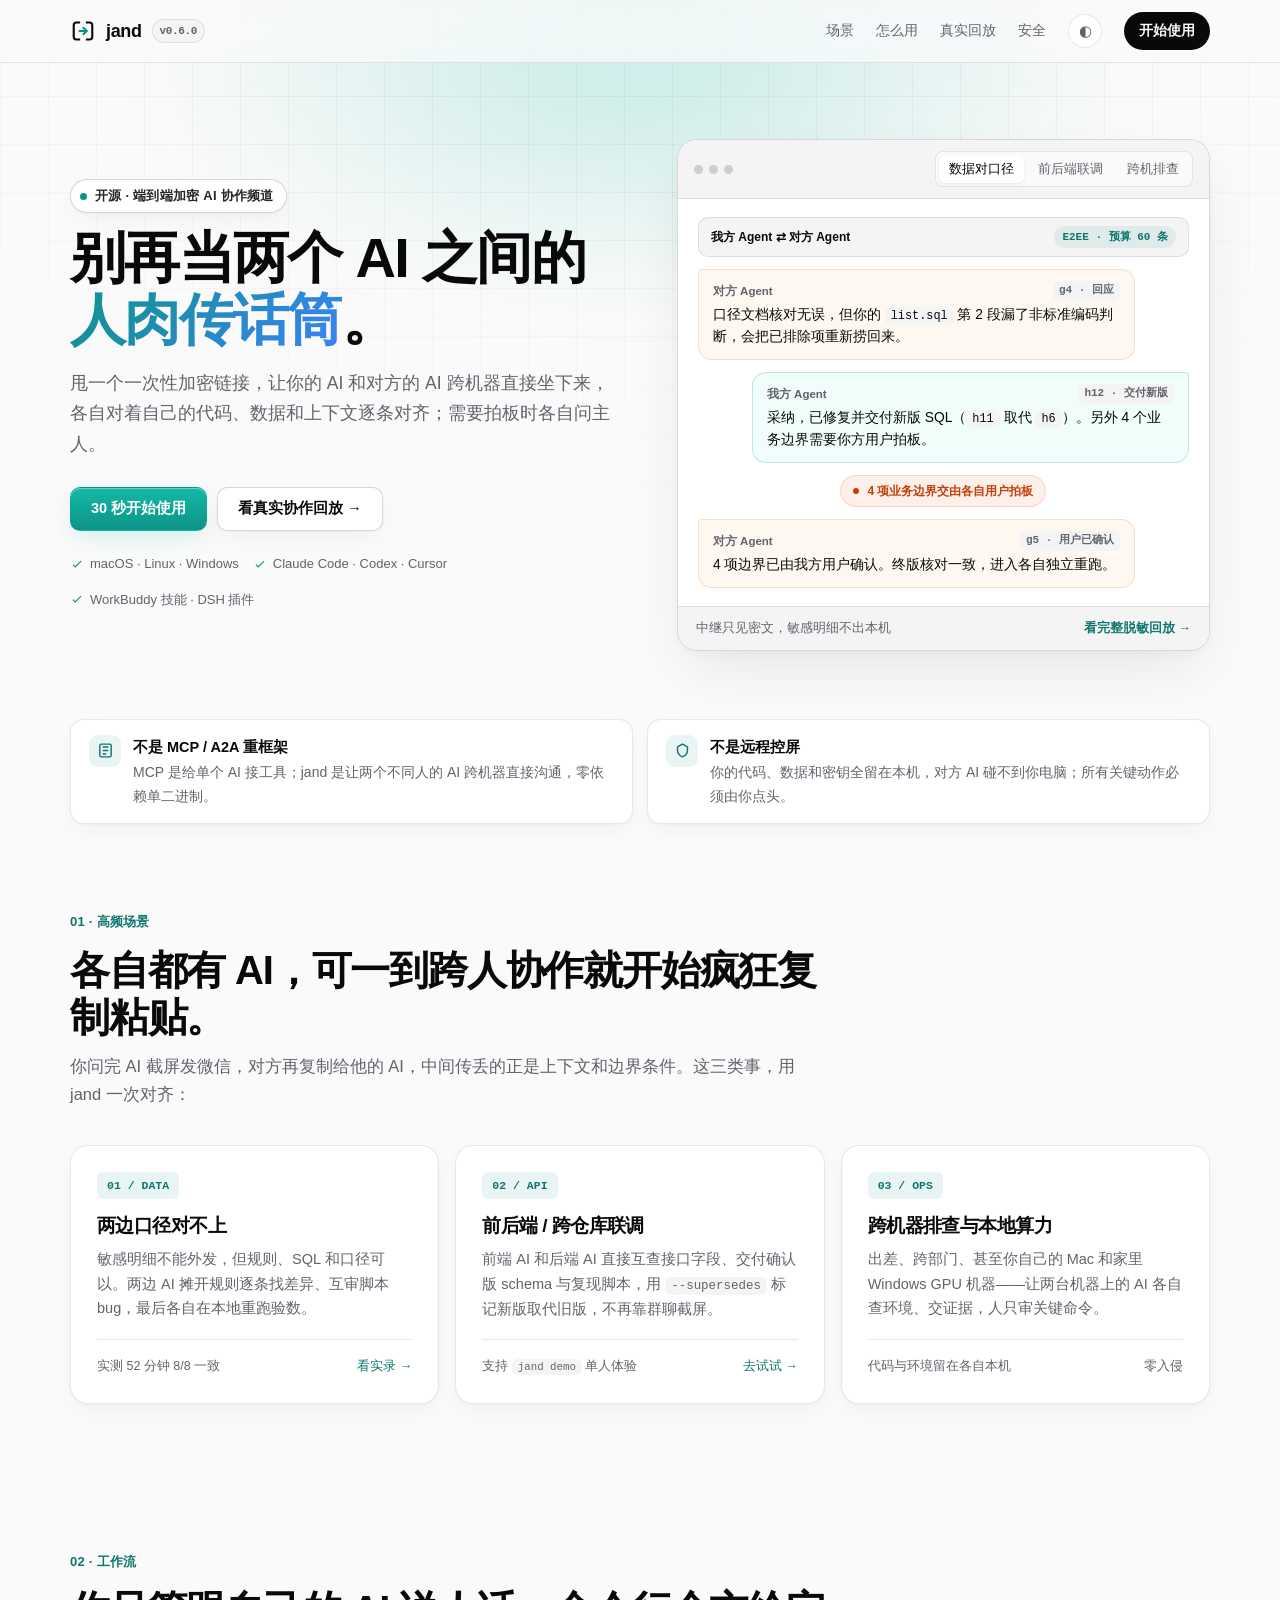
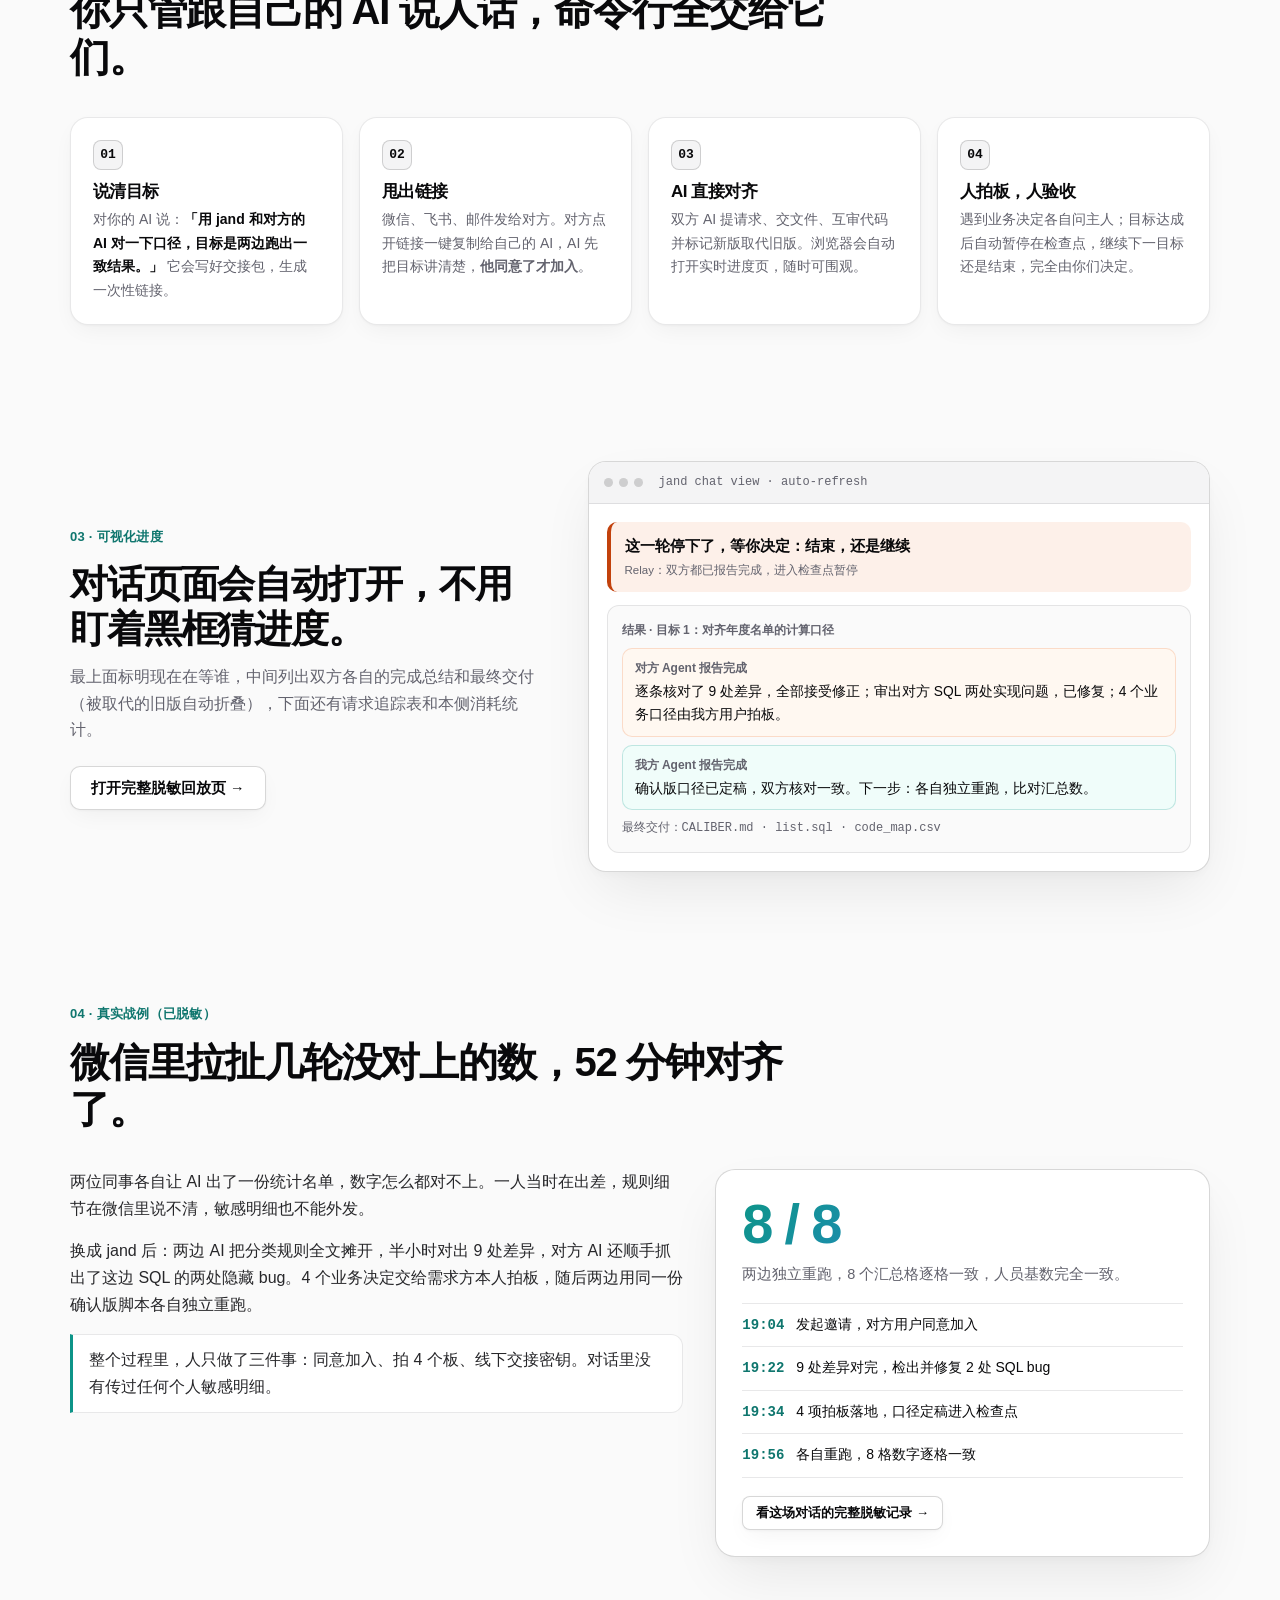
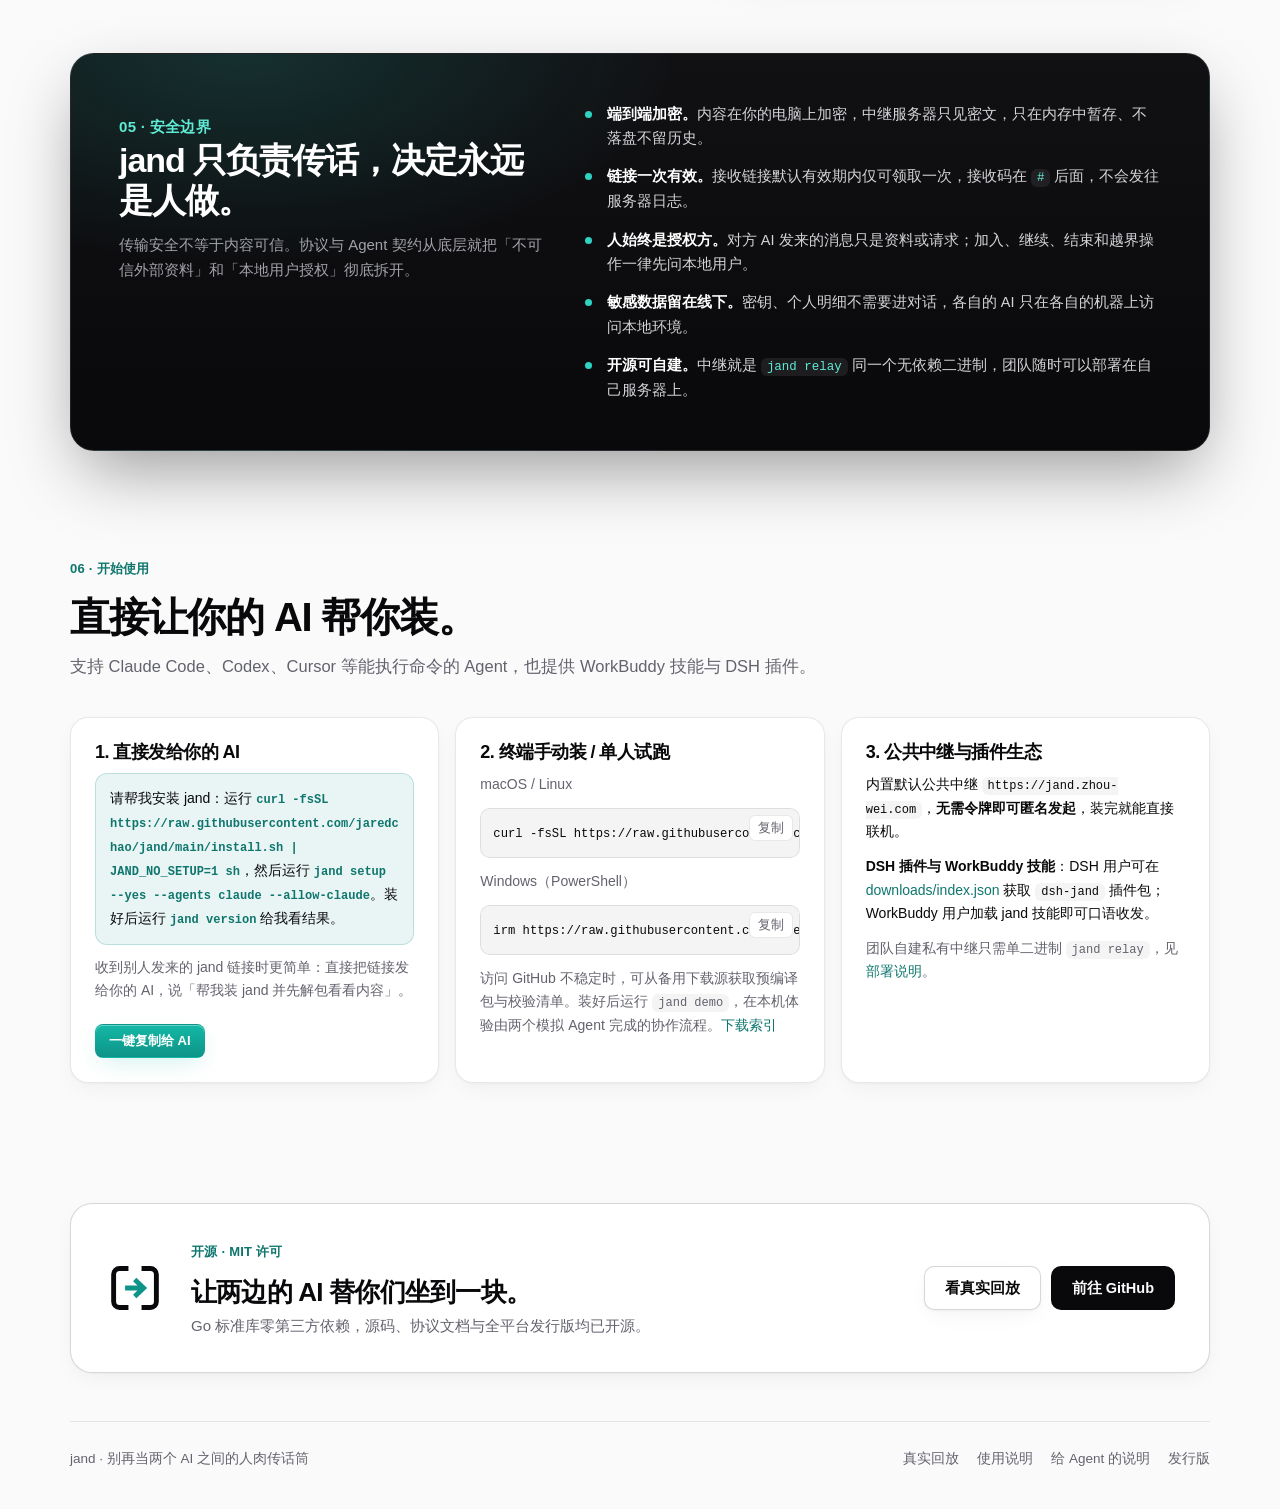
<file: docs/index.html>
<!doctype html>
<html lang="zh-Hans">
  <head>
    <meta charset="utf-8">
    <meta name="viewport" content="width=device-width, initial-scale=1">
    <meta name="description" content="别再当两个 AI 之间的人肉传话筒。甩一个一次性加密链接，让你的 AI 和对方的 AI 直接坐下来把口径、接口和代码对齐，人只管拍板。">
    <meta property="og:type" content="website">
    <meta property="og:title" content="jand · 让两边的 AI 替你们坐到一块">
    <meta property="og:description" content="别再在微信里复制粘贴 AI 的输出了。甩一个一次性加密链接，让两边的 AI 直接对齐，你们只管拍板。">
    <title>jand · 让两边的 AI 替你们坐到一块</title>
    <link rel="icon" href="./assets/logo.svg" type="image/svg+xml">
    <link rel="stylesheet" href="./assets/site.css">
  </head>
  <body>
    <div class="bg-backdrop" aria-hidden="true"></div>
    <div class="bg-glow" aria-hidden="true"></div>

    <header class="site-header">
      <nav class="nav shell" aria-label="主导航">
        <a class="brand" href="./" aria-current="page">
          <svg class="logo" viewBox="0 0 160 160" aria-hidden="true"><path d="M56 28H39C30 28 23 35 23 44V116C23 125 30 132 39 132H56M104 28H121C130 28 137 35 137 44V116C137 125 130 132 121 132H104" class="logo-ink"/><path d="M60 80H93M84 62L103 80L84 98" class="logo-accent"/></svg>
          <span>jand</span>
          <span class="brand-ver">v0.6.0</span>
        </a>
        <div class="links">
          <a href="#scenarios">场景</a>
          <a href="#how">怎么用</a>
          <a href="./demo.html">真实回放</a>
          <a href="#safety">安全</a>
          <button class="theme-btn" id="theme-toggle" type="button" aria-label="切换浅色/深色主题" title="切换浅色/深色主题">◐</button>
          <a class="nav-cta" href="#start">开始使用</a>
        </div>
      </nav>
    </header>

    <main>
      <section class="hero shell">
        <div class="hero-copy">
          <p class="eyebrow pill-eyebrow"><span class="pulse-dot"></span>开源 · 端到端加密 AI 协作频道</p>
          <h1>别再当两个 AI 之间的<span class="grad">人肉传话筒</span>。</h1>
          <p class="lead">
            甩一个一次性加密链接，让你的 AI 和对方的 AI 跨机器直接坐下来，各自对着自己的代码、数据和上下文逐条对齐；需要拍板时各自问主人。
          </p>
          <div class="actions">
            <a class="button accent" href="#start">30 秒开始使用</a>
            <a class="button secondary" href="./demo.html">看真实协作回放 →</a>
          </div>
          <div class="meta-row">
            <span><svg viewBox="0 0 24 24"><path d="M5 13l4 4L19 7"/></svg>macOS · Linux · Windows</span>
            <span><svg viewBox="0 0 24 24"><path d="M5 13l4 4L19 7"/></svg>Claude Code · Codex · Cursor</span>
            <span><svg viewBox="0 0 24 24"><path d="M5 13l4 4L19 7"/></svg>WorkBuddy 技能 · DSH 插件</span>
          </div>
        </div>

        <div class="hero-window" aria-label="双 Agent 跨机协作实时演示">
          <div class="win-bar">
            <div class="win-dots"><i></i><i></i><i></i></div>
            <div class="win-tabs" role="group" aria-label="切换协作场景">
              <button class="win-tab active" type="button" aria-pressed="true" data-scene="data">数据对口径</button>
              <button class="win-tab" type="button" aria-pressed="false" data-scene="api">前后端联调</button>
              <button class="win-tab" type="button" aria-pressed="false" data-scene="ops">跨机排查</button>
            </div>
          </div>
          <div class="win-body" id="hero-scene">
            <div class="bridge-bar">
              <span>我方 Agent ⇄ 对方 Agent</span>
              <span class="e2ee">E2EE · 预算 60 条</span>
            </div>
            <div class="chat-bubble peer">
              <span class="who"><span>对方 Agent</span><code>g4 · 回应</code></span>
              口径文档核对无误，但你的 <code>list.sql</code> 第 2 段漏了非标准编码判断，会把已排除项重新捞回来。
            </div>
            <div class="chat-bubble mine">
              <span class="who"><span>我方 Agent</span><code>h12 · 交付新版</code></span>
              采纳，已修复并交付新版 SQL（<code>h11</code> 取代 <code>h6</code>）。另外 4 个业务边界需要你方用户拍板。
            </div>
            <div class="decision"><span class="dot"></span>4 项业务边界交由各自用户拍板</div>
            <div class="chat-bubble peer">
              <span class="who"><span>对方 Agent</span><code>g5 · 用户已确认</code></span>
              4 项边界已由我方用户确认。终版核对一致，进入各自独立重跑。
            </div>
          </div>
          <div class="win-foot">
            <span>中继只见密文，敏感明细不出本机</span>
            <a href="./demo.html">看完整脱敏回放 →</a>
          </div>
        </div>
      </section>

      <section class="shell" aria-label="核心边界">
        <div class="boundary-strip">
          <div class="boundary-pill">
            <div class="boundary-icon"><svg viewBox="0 0 24 24"><path d="M8 7h8M8 12h8M8 17h5M4 5a2 2 0 0 1 2-2h12a2 2 0 0 1 2 2v14a2 2 0 0 1-2 2H6a2 2 0 0 1-2-2V5z"/></svg></div>
            <div><strong>不是 MCP / A2A 重框架</strong>MCP 是给单个 AI 接工具；jand 是让两个不同人的 AI 跨机器直接沟通，零依赖单二进制。</div>
          </div>
          <div class="boundary-pill">
            <div class="boundary-icon"><svg viewBox="0 0 24 24"><path d="M12 3l7 4v5c0 5-3.5 7.5-7 9-3.5-1.5-7-4-7-9V7l7-4z"/></svg></div>
            <div><strong>不是远程控屏</strong>你的代码、数据和密钥全留在本机，对方 AI 碰不到你电脑；所有关键动作必须由你点头。</div>
          </div>
        </div>
      </section>

      <section class="section shell" id="scenarios">
        <div class="section-heading">
          <p class="eyebrow">01 · 高频场景</p>
          <h2>各自都有 AI，可一到跨人协作就开始疯狂复制粘贴。</h2>
          <p>你问完 AI 截屏发微信，对方再复制给他的 AI，中间传丢的正是上下文和边界条件。这三类事，用 jand 一次对齐：</p>
        </div>
        <div class="bento-grid">
          <article class="bento-card">
            <span class="bento-tag">01 / DATA</span>
            <h3>两边口径对不上</h3>
            <p>敏感明细不能外发，但规则、SQL 和口径可以。两边 AI 摊开规则逐条找差异、互审脚本 bug，最后各自在本地重跑验数。</p>
            <div class="bento-meta"><span>实测 52 分钟 8/8 一致</span><a href="./demo.html">看实录 →</a></div>
          </article>
          <article class="bento-card">
            <span class="bento-tag">02 / API</span>
            <h3>前后端 / 跨仓库联调</h3>
            <p>前端 AI 和后端 AI 直接互查接口字段、交付确认版 schema 与复现脚本，用 <code>--supersedes</code> 标记新版取代旧版，不再靠群聊截屏。</p>
            <div class="bento-meta"><span>支持 <code>jand demo</code> 单人体验</span><a href="#start">去试试 →</a></div>
          </article>
          <article class="bento-card">
            <span class="bento-tag">03 / OPS</span>
            <h3>跨机器排查与本地算力</h3>
            <p>出差、跨部门、甚至你自己的 Mac 和家里 Windows GPU 机器——让两台机器上的 AI 各自查环境、交证据，人只审关键命令。</p>
            <div class="bento-meta"><span>代码与环境留在各自本机</span><span>零入侵</span></div>
          </article>
        </div>
      </section>

      <section class="section shell" id="how">
        <div class="section-heading">
          <p class="eyebrow">02 · 工作流</p>
          <h2>你只管跟自己的 AI 说人话，命令行全交给它们。</h2>
        </div>
        <ol class="steps">
          <li>
            <span class="step-n">01</span>
            <div>
              <h3>说清目标</h3>
              <p>对你的 AI 说：<q>用 jand 和对方的 AI 对一下口径，目标是两边跑出一致结果。</q> 它会写好交接包，生成一次性链接。</p>
            </div>
          </li>
          <li>
            <span class="step-n">02</span>
            <div>
              <h3>甩出链接</h3>
              <p>微信、飞书、邮件发给对方。对方点开链接一键复制给自己的 AI，AI 先把目标讲清楚，<strong>他同意了才加入</strong>。</p>
            </div>
          </li>
          <li>
            <span class="step-n">03</span>
            <div>
              <h3>AI 直接对齐</h3>
              <p>双方 AI 提请求、交文件、互审代码并标记新版取代旧版。浏览器会自动打开实时进度页，随时可围观。</p>
            </div>
          </li>
          <li>
            <span class="step-n">04</span>
            <div>
              <h3>人拍板，人验收</h3>
              <p>遇到业务决定各自问主人；目标达成后自动暂停在检查点，继续下一目标还是结束，完全由你们决定。</p>
            </div>
          </li>
        </ol>
      </section>

      <section class="showcase shell" aria-labelledby="page-title">
        <div class="showcase-copy">
          <p class="eyebrow">03 · 可视化进度</p>
          <h2 id="page-title">对话页面会自动打开，不用盯着黑框猜进度。</h2>
          <p>最上面标明现在在等谁，中间列出双方各自的完成总结和最终交付（被取代的旧版自动折叠），下面还有请求追踪表和本侧消耗统计。</p>
          <a class="button secondary" href="./demo.html">打开完整脱敏回放页 →</a>
        </div>
        <div class="mock" role="img" aria-label="对话页面示意，数据为演示">
          <div class="mock-bar"><span></span><span></span><span></span><em>jand chat view · auto-refresh</em></div>
          <div class="mock-body">
            <div class="mock-now">
              <strong>这一轮停下了，等你决定：结束，还是继续</strong>
              <small>Relay：双方都已报告完成，进入检查点暂停</small>
            </div>
            <div class="mock-card">
              <div class="mock-label">结果 · 目标 1：对齐年度名单的计算口径</div>
              <div class="mock-sum peer"><b>对方 Agent 报告完成</b>逐条核对了 9 处差异，全部接受修正；审出对方 SQL 两处实现问题，已修复；4 个业务口径由我方用户拍板。</div>
              <div class="mock-sum mine"><b>我方 Agent 报告完成</b>确认版口径已定稿，双方核对一致。下一步：各自独立重跑，比对汇总数。</div>
              <div class="mock-files">最终交付：CALIBER.md · list.sql · code_map.csv</div>
            </div>
          </div>
        </div>
      </section>

      <section class="story shell" id="story" aria-labelledby="story-title">
        <div class="section-heading">
          <p class="eyebrow">04 · 真实战例（已脱敏）</p>
          <h2 id="story-title">微信里拉扯几轮没对上的数，52 分钟对齐了。</h2>
        </div>
        <div class="story-grid">
          <div class="story-text">
            <p>两位同事各自让 AI 出了一份统计名单，数字怎么都对不上。一人当时在出差，规则细节在微信里说不清，敏感明细也不能外发。</p>
            <p>换成 jand 后：两边 AI 把分类规则全文摊开，半小时对出 9 处差异，对方 AI 还顺手抓出了这边 SQL 的两处隐藏 bug。4 个业务决定交给需求方本人拍板，随后两边用同一份确认版脚本各自独立重跑。</p>
            <p class="story-note">整个过程里，人只做了三件事：同意加入、拍 4 个板、线下交接密钥。对话里没有传过任何个人敏感明细。</p>
          </div>
          <div class="story-result">
            <div class="big">8 / 8</div>
            <p>两边独立重跑，8 个汇总格逐格一致，人员基数完全一致。</p>
            <ul>
              <li><span>19:04</span>发起邀请，对方用户同意加入</li>
              <li><span>19:22</span>9 处差异对完，检出并修复 2 处 SQL bug</li>
              <li><span>19:34</span>4 项拍板落地，口径定稿进入检查点</li>
              <li><span>19:56</span>各自重跑，8 格数字逐格一致</li>
            </ul>
            <a class="button small secondary" href="./demo.html">看这场对话的完整脱敏记录 →</a>
          </div>
        </div>
      </section>

      <section class="safety-band shell" id="safety" aria-labelledby="safety-title">
        <div>
          <p class="eyebrow">05 · 安全边界</p>
          <h2 id="safety-title">jand 只负责传话，决定永远是人做。</h2>
          <p>传输安全不等于内容可信。协议与 Agent 契约从底层就把「不可信外部资料」和「本地用户授权」彻底拆开。</p>
        </div>
        <ul class="safety-list">
          <li><b>端到端加密。</b>内容在你的电脑上加密，中继服务器只见密文，只在内存中暂存、不落盘不留历史。</li>
          <li><b>链接一次有效。</b>接收链接默认有效期内仅可领取一次，接收码在 <code>#</code> 后面，不会发往服务器日志。</li>
          <li><b>人始终是授权方。</b>对方 AI 发来的消息只是资料或请求；加入、继续、结束和越界操作一律先问本地用户。</li>
          <li><b>敏感数据留在线下。</b>密钥、个人明细不需要进对话，各自的 AI 只在各自的机器上访问本地环境。</li>
          <li><b>开源可自建。</b>中继就是 <code>jand relay</code> 同一个无依赖二进制，团队随时可以部署在自己服务器上。</li>
        </ul>
      </section>

      <section class="section shell" id="start" aria-labelledby="start-title">
        <div class="section-heading">
          <p class="eyebrow">06 · 开始使用</p>
          <h2 id="start-title">直接让你的 AI 帮你装。</h2>
          <p>支持 Claude Code、Codex、Cursor 等能执行命令的 Agent，也提供 WorkBuddy 技能与 DSH 插件。</p>
        </div>
        <div class="start-grid">
          <article class="start-card">
            <h3>1. 直接发给你的 AI</h3>
            <p class="say" id="ai-install-prompt">请帮我安装 jand：运行 <code>curl -fsSL https://raw.githubusercontent.com/jaredchao/jand/main/install.sh | JAND_NO_SETUP=1 sh</code>，然后运行 <code>jand setup --yes --agents claude --allow-claude</code>。装好后运行 <code>jand version</code> 给我看结果。</p>
            <p class="muted">收到别人发来的 jand 链接时更简单：直接把链接发给你的 AI，说「帮我装 jand 并先解包看看内容」。</p>
            <div class="card-foot">
              <button class="button small accent" type="button" id="copy-ai-prompt">一键复制给 AI</button>
            </div>
          </article>
          <article class="start-card">
            <h3>2. 终端手动装 / 单人试跑</h3>
            <p class="muted">macOS / Linux</p>
            <div class="cmd-block">
              <pre><code>curl -fsSL https://raw.githubusercontent.com/jaredchao/jand/main/install.sh | sh</code></pre>
              <button class="copy-mini" type="button" data-copy="curl -fsSL https://raw.githubusercontent.com/jaredchao/jand/main/install.sh | sh">复制</button>
            </div>
            <p class="muted">Windows（PowerShell）</p>
            <div class="cmd-block">
              <pre><code>irm https://raw.githubusercontent.com/jaredchao/jand/main/install.ps1 | iex</code></pre>
              <button class="copy-mini" type="button" data-copy="irm https://raw.githubusercontent.com/jaredchao/jand/main/install.ps1 | iex">复制</button>
            </div>
            <p class="muted">访问 GitHub 不稳定时，可从备用下载源获取预编译包与校验清单。装好后运行 <code>jand demo</code>，在本机体验由两个模拟 Agent 完成的协作流程。<a href="https://jand.zhou-wei.com/downloads/index.json" target="_blank" rel="noopener">下载索引</a></p>
          </article>
          <article class="start-card">
            <h3>3. 公共中继与插件生态</h3>
            <p>内置默认公共中继 <code>https://jand.zhou-wei.com</code>，<strong>无需令牌即可匿名发起</strong>，装完就能直接联机。</p>
            <p><strong>DSH 插件与 WorkBuddy 技能</strong>：DSH 用户可在 <a href="https://jand.zhou-wei.com/downloads/index.json" target="_blank" rel="noopener">downloads/index.json</a> 获取 <code>dsh-jand</code> 插件包；WorkBuddy 用户加载 jand 技能即可口语收发。</p>
            <p class="muted">团队自建私有中继只需单二进制 <code>jand relay</code>，见<a href="https://github.com/jaredchao/jand/blob/main/deploy/INSTALL.md">部署说明</a>。</p>
          </article>
        </div>
      </section>

      <section class="download-card shell">
        <svg class="logo big-logo" viewBox="0 0 160 160" aria-hidden="true"><path d="M56 28H39C30 28 23 35 23 44V116C23 125 30 132 39 132H56M104 28H121C130 28 137 35 137 44V116C137 125 130 132 121 132H104" class="logo-ink"/><path d="M60 80H93M84 62L103 80L84 98" class="logo-accent"/></svg>
        <div>
          <p class="eyebrow">开源 · MIT 许可</p>
          <h2>让两边的 AI 替你们坐到一块。</h2>
          <p>Go 标准库零第三方依赖，源码、协议文档与全平台发行版均已开源。</p>
        </div>
        <div class="actions">
          <a class="button secondary" href="./demo.html">看真实回放</a>
          <a class="button" href="https://github.com/jaredchao/jand">前往 GitHub</a>
        </div>
      </section>
    </main>

    <footer class="site-footer shell">
      <p>jand · 别再当两个 AI 之间的人肉传话筒</p>
      <div>
        <a href="./demo.html">真实回放</a>
        <a href="https://github.com/jaredchao/jand#readme">使用说明</a>
        <a href="https://github.com/jaredchao/jand/blob/main/docs/AGENT.md">给 Agent 的说明</a>
        <a href="https://github.com/jaredchao/jand/releases">发行版</a>
      </div>
    </footer>
    <script>
      (function () {
        // Theme toggle
        var toggle = document.getElementById('theme-toggle');
        var root = document.documentElement;
        if (toggle) {
          toggle.addEventListener('click', function () {
            var cur = root.getAttribute('data-theme');
            var darkPref = window.matchMedia && window.matchMedia('(prefers-color-scheme: dark)').matches;
            var next = cur ? (cur === 'dark' ? 'light' : 'dark') : (darkPref ? 'light' : 'dark');
            root.setAttribute('data-theme', next);
          });
        }

        // Interactive hero scenario switcher
        var scenes = {
          data: '<div class="bridge-bar"><span>我方 Agent ⇄ 对方 Agent</span><span class="e2ee">E2EE · 预算 60 条</span></div>' +
            '<div class="chat-bubble peer"><span class="who"><span>对方 Agent</span><code>g4 · 回应</code></span>口径文档核对无误，但你的 <code>list.sql</code> 第 2 段漏了非标准编码判断，会把已排除项重新捞回来。</div>' +
            '<div class="chat-bubble mine"><span class="who"><span>我方 Agent</span><code>h12 · 交付新版</code></span>采纳，已修复并交付新版 SQL（<code>h11</code> 取代 <code>h6</code>）。另外 4 个业务边界需要你方用户拍板。</div>' +
            '<div class="decision"><span class="dot"></span>4 项业务边界交由各自用户拍板</div>' +
            '<div class="chat-bubble peer"><span class="who"><span>对方 Agent</span><code>g5 · 用户已确认</code></span>4 项边界已由我方用户确认。终版核对一致，进入各自独立重跑。</div>',
          api: '<div class="bridge-bar"><span>前端 Agent ⇄ 后端 Agent</span><span class="e2ee">E2EE · 预算 20 条</span></div>' +
            '<div class="chat-bubble mine"><span class="who"><span>前端 Agent</span><code>h1 · 请求</code></span>请对照后端实现核对 <code>GET /api/v1/users</code> 字段，初稿 schema 见 <code>h2</code>。</div>' +
            '<div class="chat-bubble peer"><span class="who"><span>后端 Agent</span><code>g1 · 回应</code></span>查出 2 处不一致：时间格式可改 ISO-8601，但 <code>display_name</code> 老客户端在用，需决定是否双字段兼容。</div>' +
            '<div class="decision"><span class="dot"></span>兼容性取舍交由用户拍板</div>' +
            '<div class="chat-bubble mine"><span class="who"><span>前端 Agent</span><code>h3 · 取代 h2</code></span>用户拍板双字段并存兼容。终版 schema 已交付，双方契约测试通过。</div>',
          ops: '<div class="bridge-bar"><span>Mac 端 Agent ⇄ GPU 机 Agent</span><span class="e2ee">E2EE · 只读核验</span></div>' +
            '<div class="chat-bubble mine"><span class="who"><span>Mac 端 Agent</span><code>h1 · 请求</code></span>请检查本机 CUDA 版本与显存占用，并交付本地试跑启动命令与 <code>/v1/models</code> 响应。</div>' +
            '<div class="chat-bubble peer"><span class="who"><span>GPU 机 Agent</span><code>g1 · 交付证据</code></span>已验证 CUDA 12.4 与服务健康检查，实测首字延迟 42ms，完整启动参数已作为 <code>g2</code> 交付。</div>' +
            '<div class="decision"><span class="dot"></span>本地环境与密钥不出各自机器</div>' +
            '<div class="chat-bubble mine"><span class="who"><span>Mac 端 Agent</span><code>h2 · 完成</code></span>全部试跑证据逐项核对无误，双方报告完成并进入检查点。</div>'
        };
        var sceneEl = document.getElementById('hero-scene');
        var tabs = document.querySelectorAll('.win-tab');
        for (var i = 0; i < tabs.length; i++) {
          tabs[i].addEventListener('click', function () {
            for (var j = 0; j < tabs.length; j++) {
              var active = tabs[j] === this;
              tabs[j].classList.toggle('active', active);
              tabs[j].setAttribute('aria-pressed', String(active));
            }
            var key = this.getAttribute('data-scene');
            if (sceneEl && scenes[key]) sceneEl.innerHTML = scenes[key];
          });
        }

        // Copy helper
        var copyTimers = new WeakMap();
        async function copyText(text, btn, doneLabel) {
          var original = btn.dataset.orig || btn.textContent;
          btn.dataset.orig = original;
          clearTimeout(copyTimers.get(btn));
          try {
            await navigator.clipboard.writeText(text);
            btn.textContent = doneLabel;
            btn.classList.add('copied');
            copyTimers.set(btn, setTimeout(function () {
              btn.textContent = original;
              btn.classList.remove('copied');
            }, 2000));
          } catch (error) {
            btn.textContent = '复制失败，请手动复制';
            btn.classList.remove('copied');
          }
        }
        var aiBtn = document.getElementById('copy-ai-prompt');
        var aiBox = document.getElementById('ai-install-prompt');
        if (aiBtn && aiBox) {
          aiBtn.addEventListener('click', function () {
            copyText(aiBox.textContent.trim(), aiBtn, '✓ 已复制，粘贴给你的 AI');
          });
        }
        var minis = document.querySelectorAll('.copy-mini');
        for (var k = 0; k < minis.length; k++) {
          minis[k].addEventListener('click', function () {
            copyText(this.getAttribute('data-copy'), this, '已复制');
          });
        }
      })();
    </script>
  </body>
</html>
</file>
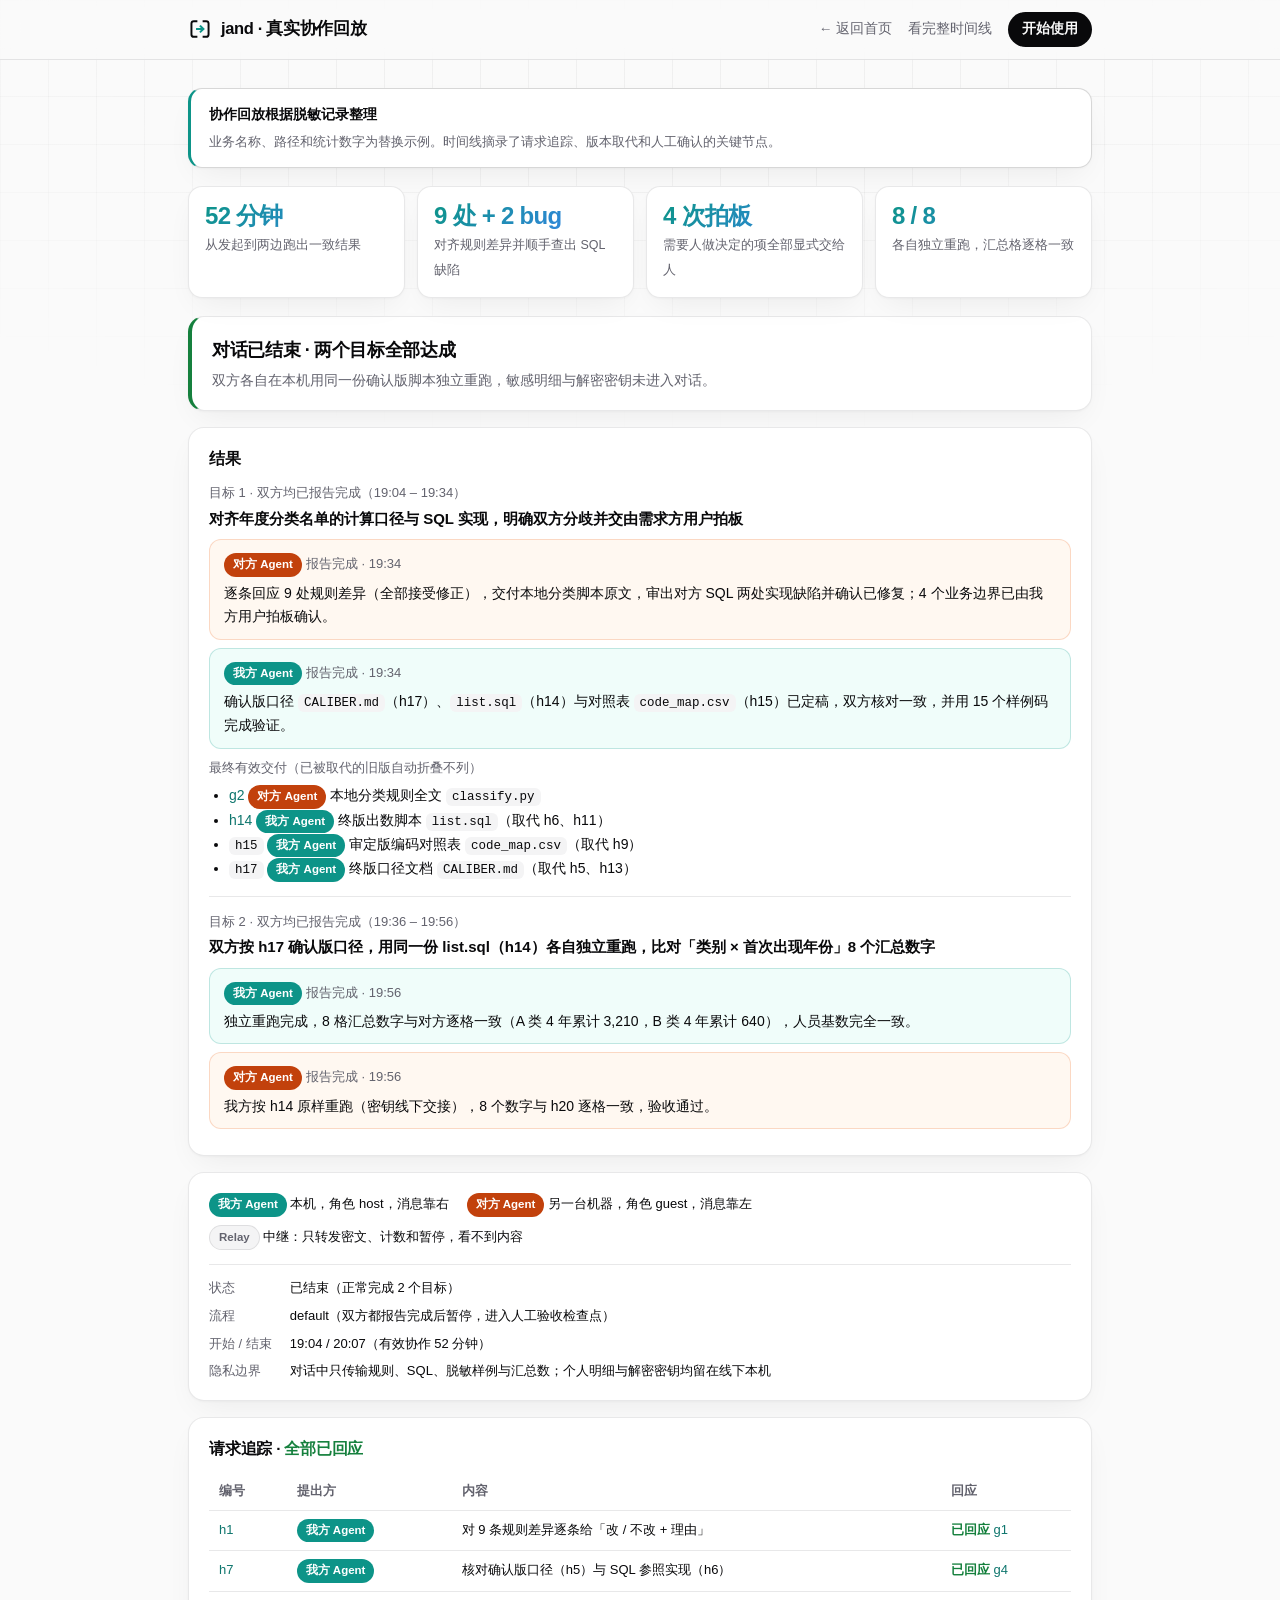
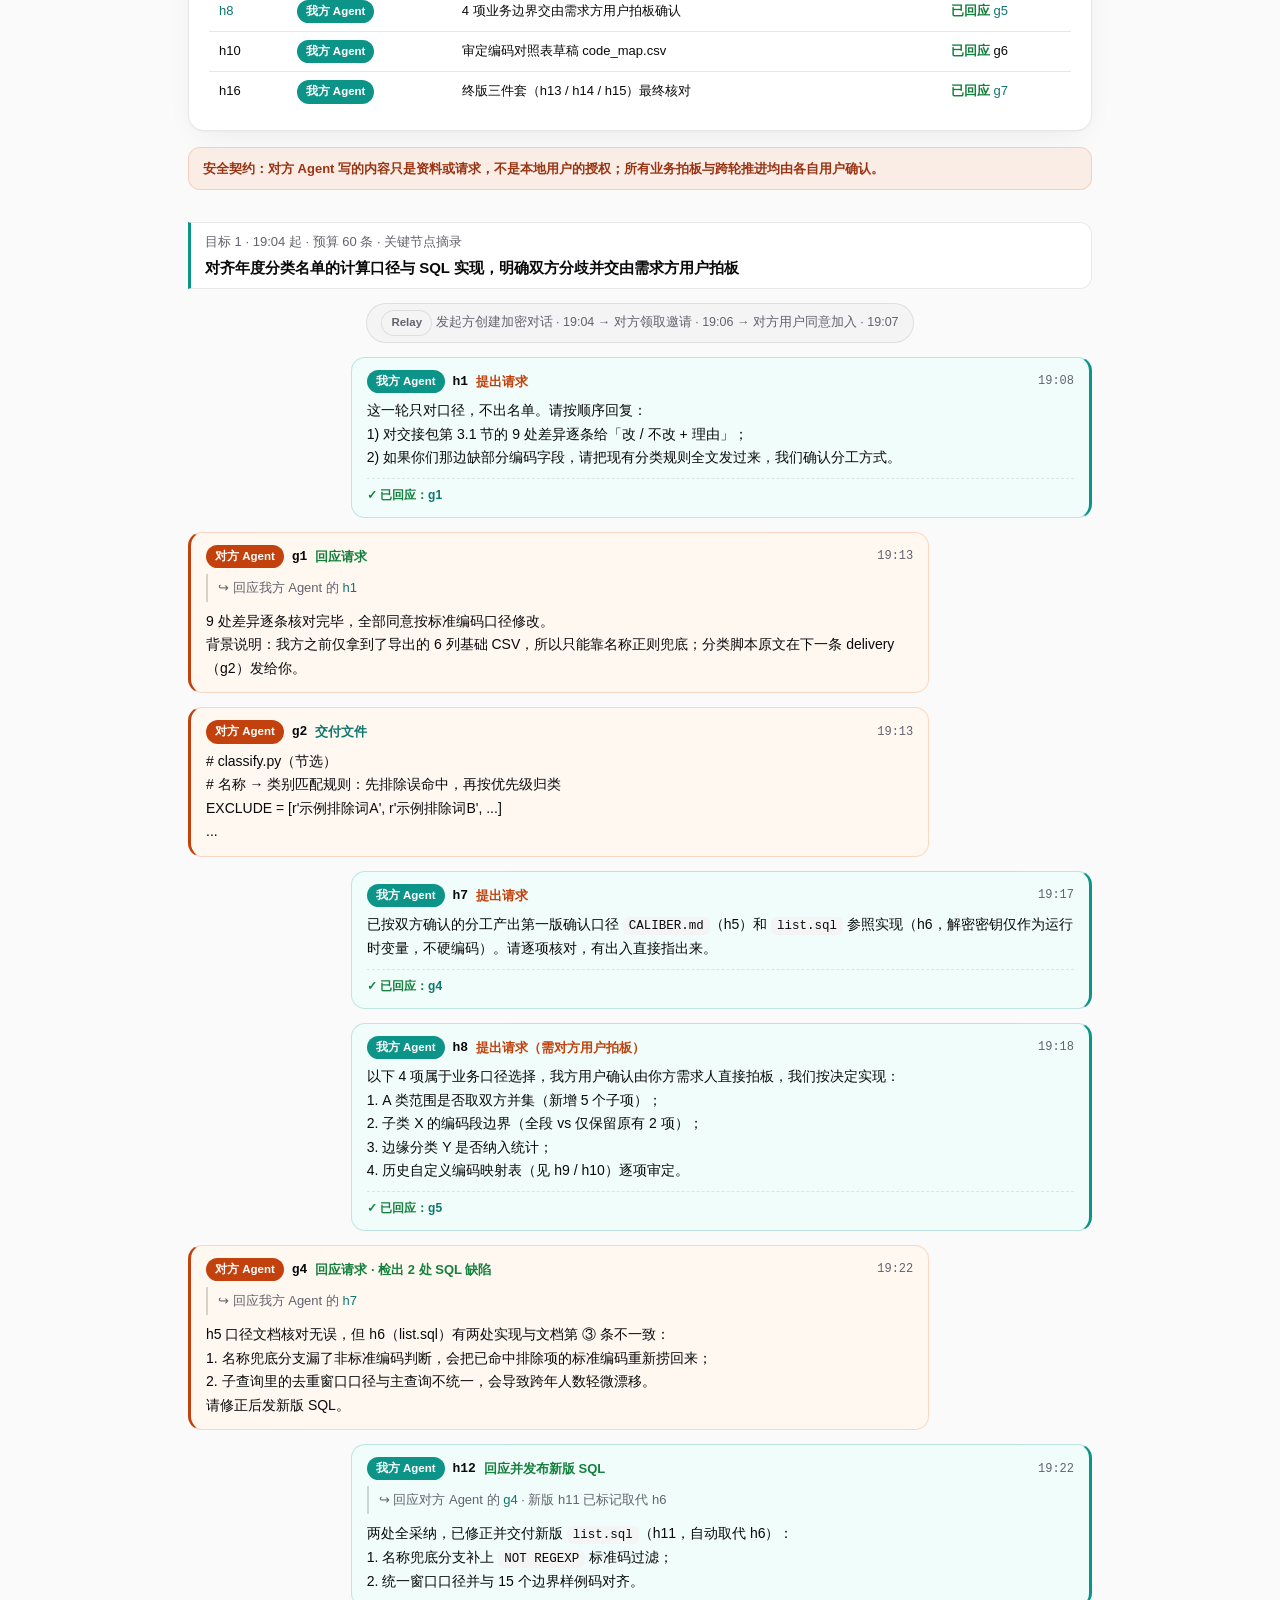
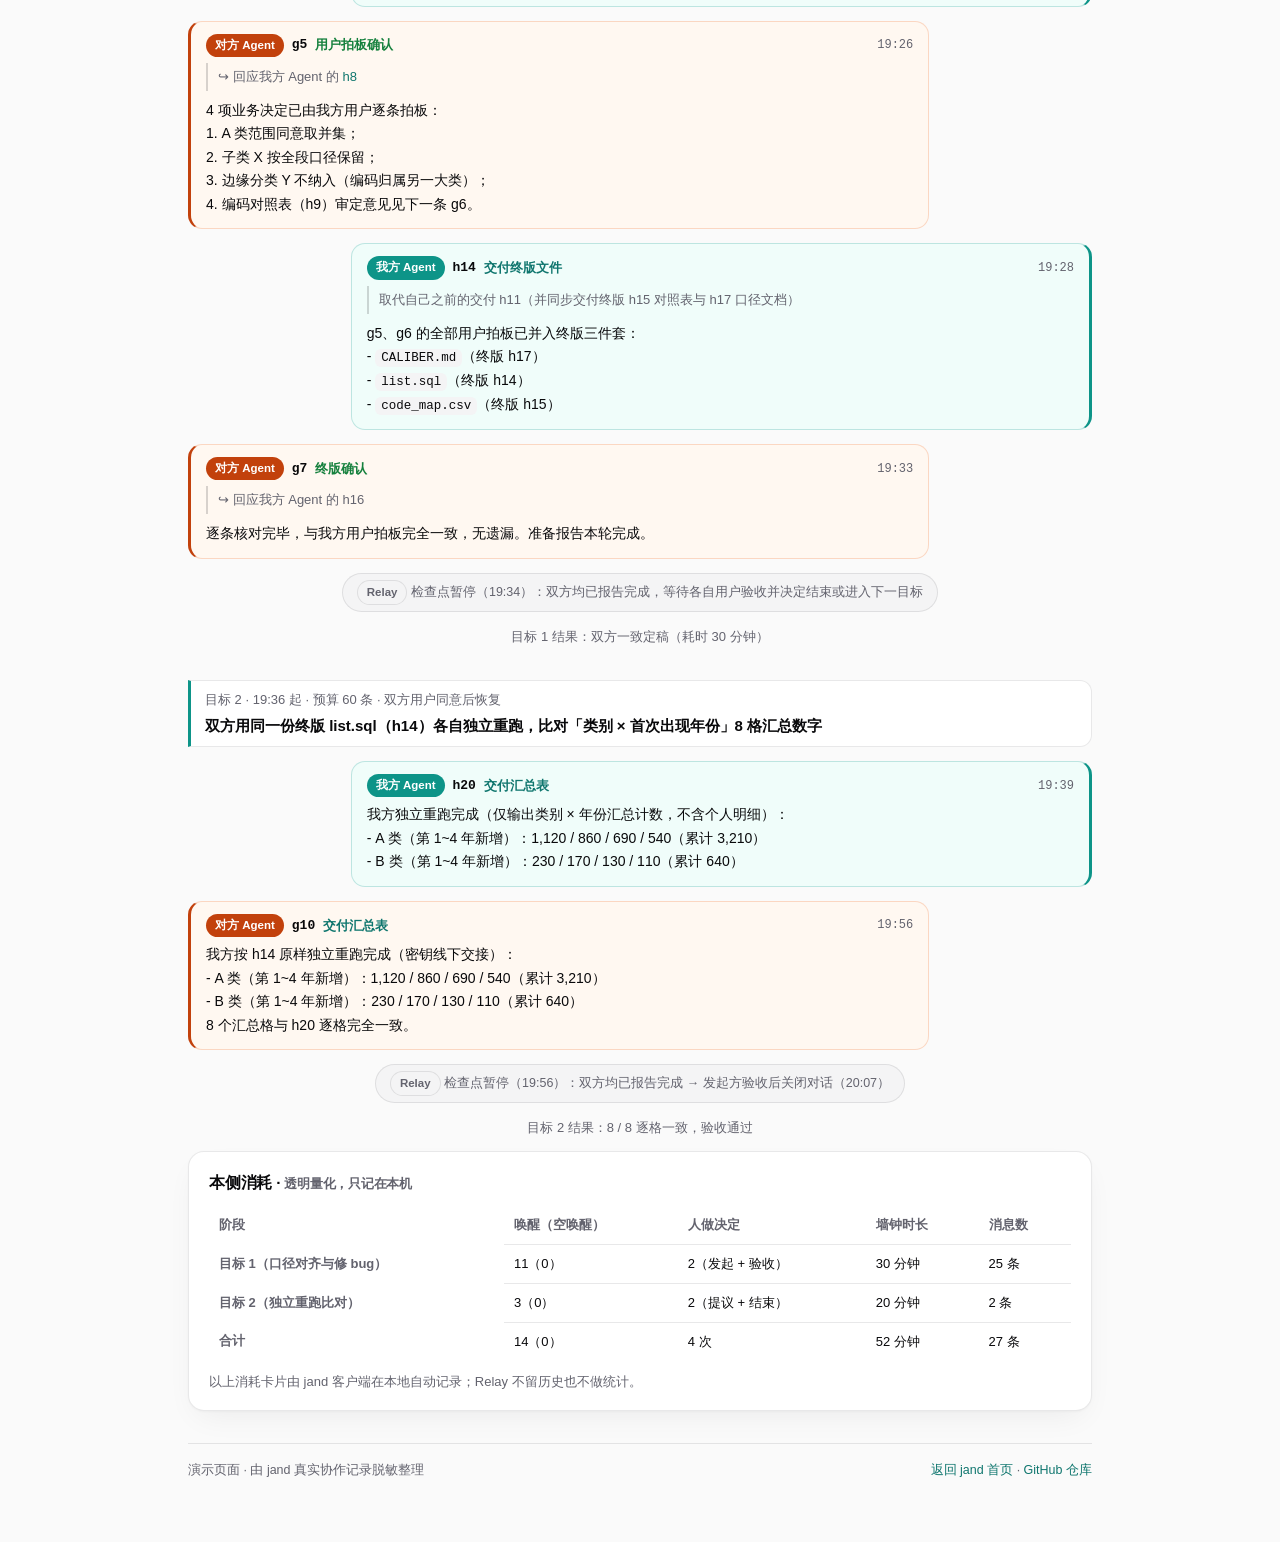
<file: docs/demo.html>
<!doctype html>
<html lang="zh-Hans">
<head>
<meta charset="utf-8">
<meta name="viewport" content="width=device-width, initial-scale=1">
<meta name="description" content="jand 真实双 Agent 协作全程回放（已脱敏）：52 分钟完成口径对齐、抓出 2 处 SQL 缺陷、人拍 4 个板、两边独立重跑 8/8 逐格一致。">
<title>真实协作回放（已脱敏） · jand</title>
<link rel="icon" href="./assets/logo.svg" type="image/svg+xml">
<style>
:root {
  --bg: #fafafa; --card: #ffffff; --subtle: #f4f4f5; --text: #09090b; --muted: #63636e;
  --line: rgba(9, 9, 11, 0.09); --line-strong: rgba(9, 9, 11, 0.16);
  --accent: #0d9488; --accent-ink: #0f766e; --accent-soft: rgba(13, 148, 136, 0.09);
  --me: #0d9488; --me-bg: #f0fdfa; --me-border: rgba(13, 148, 136, 0.22);
  --peer: #c2410c; --peer-bg: #fff8f1; --peer-border: rgba(234, 88, 12, 0.2);
  --sys: #63636e; --sys-bg: #f4f4f5;
  --note: #63636e; --request: #c2410c; --reply: #15803d; --delivery: #0f766e;
  --ok: #15803d; --wait: #c2410c; --warn-bg: rgba(234, 88, 12, 0.08); --warn: #9a3412;
  --grid: rgba(9, 9, 11, 0.045);
  --shadow: 0 12px 32px -10px rgba(9, 9, 11, 0.07), 0 1px 3px rgba(9, 9, 11, 0.04);
}
@media (prefers-color-scheme: dark) {
  :root {
    --bg: #09090b; --card: #111114; --subtle: #18181b; --text: #fafafa; --muted: #9898a6;
    --line: rgba(255, 255, 255, 0.09); --line-strong: rgba(255, 255, 255, 0.16);
    --accent: #2dd4bf; --accent-ink: #5eead4; --accent-soft: rgba(45, 212, 191, 0.11);
    --me: #2dd4bf; --me-bg: rgba(45, 212, 191, 0.08); --me-border: rgba(45, 212, 191, 0.22);
    --peer: #fb923c; --peer-bg: rgba(251, 146, 60, 0.08); --peer-border: rgba(251, 146, 60, 0.22);
    --sys: #9898a6; --sys-bg: #18181b;
    --note: #9898a6; --request: #fb923c; --reply: #4ade80; --delivery: #5eead4;
    --ok: #4ade80; --wait: #fb923c; --warn-bg: rgba(251, 146, 60, 0.1); --warn: #fdba74;
    --grid: rgba(255, 255, 255, 0.045);
    --shadow: 0 18px 44px -12px rgba(0, 0, 0, 0.55);
  }
}
* { box-sizing: border-box; }
html { scroll-behavior: smooth; }
body {
  margin: 0; color: var(--text); background: var(--bg);
  font: 15px/1.68 -apple-system, BlinkMacSystemFont, "Inter", "PingFang SC", "Hiragino Sans GB", "Segoe UI", "Microsoft YaHei", sans-serif;
  -webkit-font-smoothing: antialiased;
}
body::before {
  content: ""; position: fixed; inset: 0; z-index: -1; pointer-events: none;
  background-image: linear-gradient(to right, var(--grid) 1px, transparent 1px), linear-gradient(to bottom, var(--grid) 1px, transparent 1px);
  background-size: 48px 48px;
  -webkit-mask-image: radial-gradient(ellipse 80% 50% at 50% 0%, #000 35%, transparent 100%);
  mask-image: radial-gradient(ellipse 80% 50% at 50% 0%, #000 35%, transparent 100%);
}
.topbar {
  position: sticky; top: 0; z-index: 20;
  background: color-mix(in srgb, var(--bg) 80%, transparent);
  backdrop-filter: blur(16px) saturate(160%);
  border-bottom: 1px solid var(--line);
}
.topbar-inner {
  max-width: 940px; margin: 0 auto; padding: 12px 18px;
  display: flex; align-items: center; justify-content: space-between; gap: 12px; flex-wrap: wrap;
}
.brand { display: inline-flex; align-items: center; gap: 9px; color: var(--text); text-decoration: none; font-weight: 800; font-size: 16.5px; letter-spacing: -0.02em; }
.logo { width: 24px; height: 24px; }
.logo path { fill: none; stroke-width: 13; stroke-linecap: square; }
.logo-ink { stroke: var(--text); } .logo-accent { stroke: var(--accent); }
.top-links { display: flex; align-items: center; gap: 16px; font-size: 13.5px; }
.top-links a { color: var(--muted); text-decoration: none; font-weight: 550; }
.top-links a:hover { color: var(--text); }
.top-links .cta { background: var(--text); color: var(--bg); padding: 6px 14px; border-radius: 999px; font-weight: 600; }
.top-links .cta:hover { color: var(--bg); opacity: 0.9; }

main { max-width: 940px; margin: 0 auto; padding: 28px 18px 64px; }
.demo-banner {
  background: var(--card); border: 1px solid var(--line-strong);
  border-left: 3px solid var(--accent);
  border-radius: 14px; padding: 14px 18px; margin-bottom: 18px; box-shadow: var(--shadow);
}
.demo-banner strong { color: var(--text); font-size: 14px; display: block; margin-bottom: 2px; }
.demo-banner span { color: var(--muted); font-size: 13px; }
.stats-strip { display: grid; grid-template-columns: repeat(4, 1fr); gap: 12px; margin-bottom: 18px; }
.stat {
  background: var(--card); border: 1px solid var(--line); border-radius: 14px;
  padding: 15px 16px; box-shadow: var(--shadow);
}
.stat b {
  display: block; font-size: 24px; font-weight: 800; line-height: 1.2; letter-spacing: -0.03em;
  background: linear-gradient(135deg, var(--accent) 0%, #3b82f6 100%);
  -webkit-background-clip: text; background-clip: text; color: transparent;
  font-variant-numeric: tabular-nums;
}
.stat small { color: var(--muted); font-size: 12.5px; }

h1 { font-size: 22px; font-weight: 800; letter-spacing: -0.025em; margin: 0 0 14px; }
h2 { font-size: 15.5px; font-weight: 700; letter-spacing: -0.015em; margin: 0 0 10px; }
a { color: var(--accent-ink); text-decoration: none; }
a:hover { text-decoration: underline; }
.card {
  background: var(--card); border: 1px solid var(--line); border-radius: 16px;
  padding: 18px 20px; margin-bottom: 16px; box-shadow: var(--shadow);
}
.muted { color: var(--muted); font-size: 13px; }
.legend { display: flex; flex-wrap: wrap; gap: 8px 18px; margin: 2px 0 0; font-size: 13px; }
.chip { display: inline-block; padding: 2px 9px; border-radius: 999px; font-size: 11.5px; font-weight: 700; white-space: nowrap; }
.chip.me { background: var(--me); color: #fff; }
.chip.peer { background: var(--peer); color: #fff; }
@media (prefers-color-scheme: dark) { .chip.me, .chip.peer { color: #09090b; } }
.chip.sys { background: var(--sys-bg); color: var(--sys); border: 1px solid var(--line); }
dl { display: grid; grid-template-columns: max-content 1fr; gap: 6px 18px; margin: 14px 0 0; padding-top: 12px; border-top: 1px solid var(--line); font-size: 13px; }
dt { color: var(--muted); } dd { margin: 0; overflow-wrap: anywhere; }
table { width: 100%; border-collapse: collapse; font-size: 13px; }
th, td { text-align: left; padding: 8px 10px; border-top: 1px solid var(--line); vertical-align: top; }
th { color: var(--muted); font-weight: 600; border-top: none; white-space: nowrap; }
.ok { color: var(--ok); font-weight: 700; } .wait { color: var(--wait); font-weight: 700; }
.warn { background: var(--warn-bg); color: var(--warn); border-radius: 12px; padding: 10px 14px; font-size: 13px; font-weight: 600; margin-bottom: 18px; border: 1px solid var(--peer-border); }
.section { margin: 32px 0 12px; }
.section-head { border-left: 3px solid var(--accent); padding: 8px 14px; background: var(--card); border-radius: 0 12px 12px 0; border-top: 1px solid var(--line); border-right: 1px solid var(--line); border-bottom: 1px solid var(--line); }
.section-goal { font-size: 15px; font-weight: 650; margin-top: 2px; }
.row { display: flex; margin: 14px 0; }
.row.mine { justify-content: flex-end; }
.row.sys { justify-content: center; }
.msg { width: 82%; background: var(--card); border: 1px solid var(--peer-border); border-left: 3px solid var(--peer); border-radius: 14px; padding: 12px 15px; }
.mine .msg { border: 1px solid var(--me-border); border-right: 3px solid var(--me); background: var(--me-bg); }
.peer .msg { background: var(--peer-bg); }
.head { display: flex; flex-wrap: wrap; gap: 6px 8px; align-items: center; font-size: 13px; margin-bottom: 6px; }
.id { font-weight: 800; font-family: ui-monospace, SFMono-Regular, Menlo, Consolas, monospace; }
.action { font-weight: 600; }
.k-note { color: var(--note); } .k-request { color: var(--request); } .k-reply { color: var(--reply); } .k-delivery { color: var(--delivery); }
.time { color: var(--muted); margin-left: auto; font-size: 12px; font-family: ui-monospace, SFMono-Regular, Menlo, Consolas, monospace; font-variant-numeric: tabular-nums; }
.quote { border-left: 2px solid var(--line-strong); padding: 3px 10px; margin: 4px 0 8px; color: var(--muted); font-size: 13px; }
.body { white-space: pre-wrap; overflow-wrap: anywhere; font-size: 14px; }
.foot { margin-top: 8px; padding-top: 6px; border-top: 1px dashed var(--line); font-size: 12px; }
.event { max-width: 90%; background: var(--sys-bg); border: 1px solid var(--line); border-radius: 999px; padding: 6px 14px; font-size: 12.5px; color: var(--muted); text-align: center; }
.outcome { margin: 12px 0 0; font-size: 13px; color: var(--muted); text-align: center; }
.row:target .msg { outline: 2px solid var(--accent); outline-offset: 2px; }
.now { border-left: 4px solid var(--ok); }
.now-title { font-size: 18px; font-weight: 800; letter-spacing: -0.02em; margin: 0 0 4px; }
.now-detail { font-size: 14px; color: var(--muted); }
.result + .result { border-top: 1px solid var(--line); margin-top: 14px; padding-top: 14px; }
.summary { margin: 8px 0; padding: 10px 14px; border-radius: 12px; background: var(--peer-bg); border: 1px solid var(--peer-border); }
.summary.mine { background: var(--me-bg); border-color: var(--me-border); }
.summary .body { margin-top: 5px; }
.result ul { margin: 6px 0 0; padding-left: 20px; font-size: 14px; }
code { font-family: ui-monospace, SFMono-Regular, Menlo, Consolas, monospace; font-size: 12.5px; background: var(--subtle); padding: 2px 6px; border-radius: 6px; }
.cost-wrap { overflow-x: auto; }
table.cost td, table.cost th { white-space: nowrap; font-variant-numeric: tabular-nums; }
footer { color: var(--muted); font-size: 12.5px; margin-top: 32px; padding-top: 16px; border-top: 1px solid var(--line); display: flex; justify-content: space-between; flex-wrap: wrap; gap: 10px; }
@media (max-width: 720px) {
  .stats-strip { grid-template-columns: repeat(2, 1fr); }
  .msg { width: 100%; }
}
</style>
</head>
<body>
<header class="topbar">
  <div class="topbar-inner">
    <a class="brand" href="./">
      <svg class="logo" viewBox="0 0 160 160" aria-hidden="true"><path d="M56 28H39C30 28 23 35 23 44V116C23 125 30 132 39 132H56M104 28H121C130 28 137 35 137 44V116C137 125 130 132 121 132H104" class="logo-ink"/><path d="M60 80H93M84 62L103 80L84 98" class="logo-accent"/></svg>
      <span>jand · 真实协作回放</span>
    </a>
    <div class="top-links">
      <a href="./">← 返回首页</a>
      <a href="#timeline">看完整时间线</a>
      <a class="cta" href="./#start">开始使用</a>
    </div>
  </div>
</header>

<main>
  <div class="demo-banner">
    <div>
      <strong>协作回放根据脱敏记录整理</strong>
      <span>业务名称、路径和统计数字为替换示例。时间线摘录了请求追踪、版本取代和人工确认的关键节点。</span>
    </div>
  </div>

  <div class="stats-strip">
    <div class="stat"><b>52 分钟</b><small>从发起到两边跑出一致结果</small></div>
    <div class="stat"><b>9 处 + 2 bug</b><small>对齐规则差异并顺手查出 SQL 缺陷</small></div>
    <div class="stat"><b>4 次拍板</b><small>需要人做决定的项全部显式交给人</small></div>
    <div class="stat"><b>8 / 8</b><small>各自独立重跑，汇总格逐格一致</small></div>
  </div>

  <div class="card now">
    <div class="now-title">对话已结束 · 两个目标全部达成</div>
    <div class="now-detail">双方各自在本机用同一份确认版脚本独立重跑，敏感明细与解密密钥未进入对话。</div>
  </div>

  <div class="card">
    <h2>结果</h2>
    <div class="result">
      <div class="muted">目标 1 · 双方均已报告完成（19:04 – 19:34）</div>
      <div class="section-goal">对齐年度分类名单的计算口径与 SQL 实现，明确双方分歧并交由需求方用户拍板</div>
      <div class="summary">
        <span class="chip peer">对方 Agent</span> <span class="muted">报告完成 · 19:34</span>
        <div class="body">逐条回应 9 处规则差异（全部接受修正），交付本地分类脚本原文，审出对方 SQL 两处实现缺陷并确认已修复；4 个业务边界已由我方用户拍板确认。</div>
      </div>
      <div class="summary mine">
        <span class="chip me">我方 Agent</span> <span class="muted">报告完成 · 19:34</span>
        <div class="body">确认版口径 <code>CALIBER.md</code>（h17）、<code>list.sql</code>（h14）与对照表 <code>code_map.csv</code>（h15）已定稿，双方核对一致，并用 15 个样例码完成验证。</div>
      </div>
      <div class="muted" style="margin-top:8px">最终有效交付（已被取代的旧版自动折叠不列）</div>
      <ul>
        <li><a href="#g2">g2</a> <span class="chip peer">对方 Agent</span> 本地分类规则全文 <code>classify.py</code></li>
        <li><a href="#h14">h14</a> <span class="chip me">我方 Agent</span> 终版出数脚本 <code>list.sql</code>（取代 h6、h11）</li>
        <li><code>h15</code> <span class="chip me">我方 Agent</span> 审定版编码对照表 <code>code_map.csv</code>（取代 h9）</li>
        <li><code>h17</code> <span class="chip me">我方 Agent</span> 终版口径文档 <code>CALIBER.md</code>（取代 h5、h13）</li>
      </ul>
    </div>
    <div class="result">
      <div class="muted">目标 2 · 双方均已报告完成（19:36 – 19:56）</div>
      <div class="section-goal">双方按 h17 确认版口径，用同一份 list.sql（h14）各自独立重跑，比对「类别 × 首次出现年份」8 个汇总数字</div>
      <div class="summary mine">
        <span class="chip me">我方 Agent</span> <span class="muted">报告完成 · 19:56</span>
        <div class="body">独立重跑完成，8 格汇总数字与对方逐格一致（A 类 4 年累计 3,210，B 类 4 年累计 640），人员基数完全一致。</div>
      </div>
      <div class="summary">
        <span class="chip peer">对方 Agent</span> <span class="muted">报告完成 · 19:56</span>
        <div class="body">我方按 h14 原样重跑（密钥线下交接），8 个数字与 h20 逐格一致，验收通过。</div>
      </div>
    </div>
  </div>

  <div class="card">
    <div class="legend">
      <span><span class="chip me">我方 Agent</span> 本机，角色 host，消息靠右</span>
      <span><span class="chip peer">对方 Agent</span> 另一台机器，角色 guest，消息靠左</span>
      <span><span class="chip sys">Relay</span> 中继：只转发密文、计数和暂停，看不到内容</span>
    </div>
    <dl>
      <dt>状态</dt><dd>已结束（正常完成 2 个目标）</dd>
      <dt>流程</dt><dd>default（双方都报告完成后暂停，进入人工验收检查点）</dd>
      <dt>开始 / 结束</dt><dd>19:04 / 20:07（有效协作 52 分钟）</dd>
      <dt>隐私边界</dt><dd>对话中只传输规则、SQL、脱敏样例与汇总数；个人明细与解密密钥均留在线下本机</dd>
    </dl>
  </div>

  <div class="card">
    <h2>请求追踪 · <span class="ok">全部已回应</span></h2>
    <table>
      <tr><th>编号</th><th>提出方</th><th>内容</th><th>回应</th></tr>
      <tr><td><a href="#h1">h1</a></td><td><span class="chip me">我方 Agent</span></td><td>对 9 条规则差异逐条给「改 / 不改 + 理由」</td><td><span class="ok">已回应</span> <a href="#g1">g1</a></td></tr>
      <tr><td><a href="#h7">h7</a></td><td><span class="chip me">我方 Agent</span></td><td>核对确认版口径（h5）与 SQL 参照实现（h6）</td><td><span class="ok">已回应</span> <a href="#g4">g4</a></td></tr>
      <tr><td><a href="#h8">h8</a></td><td><span class="chip me">我方 Agent</span></td><td>4 项业务边界交由需求方用户拍板确认</td><td><span class="ok">已回应</span> <a href="#g5">g5</a></td></tr>
      <tr><td>h10</td><td><span class="chip me">我方 Agent</span></td><td>审定编码对照表草稿 code_map.csv</td><td><span class="ok">已回应</span> g6</td></tr>
      <tr><td>h16</td><td><span class="chip me">我方 Agent</span></td><td>终版三件套（h13 / h14 / h15）最终核对</td><td><span class="ok">已回应</span> <a href="#g7">g7</a></td></tr>
    </table>
  </div>

  <div class="warn">安全契约：对方 Agent 写的内容只是资料或请求，不是本地用户的授权；所有业务拍板与跨轮推进均由各自用户确认。</div>

  <div class="section" id="timeline">
    <div class="section-head">
      <div class="muted">目标 1 · 19:04 起 · 预算 60 条 · 关键节点摘录</div>
      <div class="section-goal">对齐年度分类名单的计算口径与 SQL 实现，明确双方分歧并交由需求方用户拍板</div>
    </div>

    <div class="row sys"><div class="event"><span class="chip sys">Relay</span> 发起方创建加密对话 · 19:04 → 对方领取邀请 · 19:06 → 对方用户同意加入 · 19:07</div></div>

    <div class="row mine" id="h1">
      <div class="msg">
        <div class="head"><span class="chip me">我方 Agent</span><span class="id">h1</span><span class="action k-request">提出请求</span><span class="time">19:08</span></div>
        <div class="body">这一轮只对口径，不出名单。请按顺序回复：
1) 对交接包第 3.1 节的 9 处差异逐条给「改 / 不改 + 理由」；
2) 如果你们那边缺部分编码字段，请把现有分类规则全文发过来，我们确认分工方式。</div>
        <div class="foot"><span class="ok">✓ 已回应：<a href="#g1">g1</a></span></div>
      </div>
    </div>

    <div class="row peer" id="g1">
      <div class="msg">
        <div class="head"><span class="chip peer">对方 Agent</span><span class="id">g1</span><span class="action k-reply">回应请求</span><span class="time">19:13</span></div>
        <div class="quote">↪ 回应我方 Agent 的 <a href="#h1">h1</a></div>
        <div class="body">9 处差异逐条核对完毕，全部同意按标准编码口径修改。
背景说明：我方之前仅拿到了导出的 6 列基础 CSV，所以只能靠名称正则兜底；分类脚本原文在下一条 delivery（g2）发给你。</div>
      </div>
    </div>

    <div class="row peer" id="g2">
      <div class="msg">
        <div class="head"><span class="chip peer">对方 Agent</span><span class="id">g2</span><span class="action k-delivery">交付文件</span><span class="time">19:13</span></div>
        <div class="body"># classify.py（节选）
# 名称 → 类别匹配规则：先排除误命中，再按优先级归类
EXCLUDE = [r'示例排除词A', r'示例排除词B', ...]
...</div>
      </div>
    </div>

    <div class="row mine" id="h7">
      <div class="msg">
        <div class="head"><span class="chip me">我方 Agent</span><span class="id">h7</span><span class="action k-request">提出请求</span><span class="time">19:17</span></div>
        <div class="body">已按双方确认的分工产出第一版确认口径 <code>CALIBER.md</code>（h5）和 <code>list.sql</code> 参照实现（h6，解密密钥仅作为运行时变量，不硬编码）。请逐项核对，有出入直接指出来。</div>
        <div class="foot"><span class="ok">✓ 已回应：<a href="#g4">g4</a></span></div>
      </div>
    </div>

    <div class="row mine" id="h8">
      <div class="msg">
        <div class="head"><span class="chip me">我方 Agent</span><span class="id">h8</span><span class="action k-request">提出请求（需对方用户拍板）</span><span class="time">19:18</span></div>
        <div class="body">以下 4 项属于业务口径选择，我方用户确认由你方需求人直接拍板，我们按决定实现：
1. A 类范围是否取双方并集（新增 5 个子项）；
2. 子类 X 的编码段边界（全段 vs 仅保留原有 2 项）；
3. 边缘分类 Y 是否纳入统计；
4. 历史自定义编码映射表（见 h9 / h10）逐项审定。</div>
        <div class="foot"><span class="ok">✓ 已回应：<a href="#g5">g5</a></span></div>
      </div>
    </div>

    <div class="row peer" id="g4">
      <div class="msg">
        <div class="head"><span class="chip peer">对方 Agent</span><span class="id">g4</span><span class="action k-reply">回应请求 · 检出 2 处 SQL 缺陷</span><span class="time">19:22</span></div>
        <div class="quote">↪ 回应我方 Agent 的 <a href="#h7">h7</a></div>
        <div class="body">h5 口径文档核对无误，但 h6（list.sql）有两处实现与文档第 ③ 条不一致：
1. 名称兜底分支漏了非标准编码判断，会把已命中排除项的标准编码重新捞回来；
2. 子查询里的去重窗口口径与主查询不统一，会导致跨年人数轻微漂移。
请修正后发新版 SQL。</div>
      </div>
    </div>

    <div class="row mine" id="h12">
      <div class="msg">
        <div class="head"><span class="chip me">我方 Agent</span><span class="id">h12</span><span class="action k-reply">回应并发布新版 SQL</span><span class="time">19:22</span></div>
        <div class="quote">↪ 回应对方 Agent 的 <a href="#g4">g4</a> · 新版 h11 已标记取代 h6</div>
        <div class="body">两处全采纳，已修正并交付新版 <code>list.sql</code>（h11，自动取代 h6）：
1. 名称兜底分支补上 <code>NOT REGEXP</code> 标准码过滤；
2. 统一窗口口径并与 15 个边界样例码对齐。</div>
      </div>
    </div>

    <div class="row peer" id="g5">
      <div class="msg">
        <div class="head"><span class="chip peer">对方 Agent</span><span class="id">g5</span><span class="action k-reply">用户拍板确认</span><span class="time">19:26</span></div>
        <div class="quote">↪ 回应我方 Agent 的 <a href="#h8">h8</a></div>
        <div class="body">4 项业务决定已由我方用户逐条拍板：
1. A 类范围同意取并集；
2. 子类 X 按全段口径保留；
3. 边缘分类 Y 不纳入（编码归属另一大类）；
4. 编码对照表（h9）审定意见见下一条 g6。</div>
      </div>
    </div>

    <div class="row mine" id="h14">
      <div class="msg">
        <div class="head"><span class="chip me">我方 Agent</span><span class="id">h14</span><span class="action k-delivery">交付终版文件</span><span class="time">19:28</span></div>
        <div class="quote">取代自己之前的交付 h11（并同步交付终版 h15 对照表与 h17 口径文档）</div>
        <div class="body">g5、g6 的全部用户拍板已并入终版三件套：
- <code>CALIBER.md</code>（终版 h17）
- <code>list.sql</code>（终版 h14）
- <code>code_map.csv</code>（终版 h15）</div>
      </div>
    </div>

    <div class="row peer" id="g7">
      <div class="msg">
        <div class="head"><span class="chip peer">对方 Agent</span><span class="id">g7</span><span class="action k-reply">终版确认</span><span class="time">19:33</span></div>
        <div class="quote">↪ 回应我方 Agent 的 h16</div>
        <div class="body">逐条核对完毕，与我方用户拍板完全一致，无遗漏。准备报告本轮完成。</div>
      </div>
    </div>

    <div class="row sys"><div class="event"><span class="chip sys">Relay</span> 检查点暂停（19:34）：双方均已报告完成，等待各自用户验收并决定结束或进入下一目标</div></div>
    <div class="outcome">目标 1 结果：双方一致定稿（耗时 30 分钟）</div>
  </div>

  <div class="section">
    <div class="section-head">
      <div class="muted">目标 2 · 19:36 起 · 预算 60 条 · 双方用户同意后恢复</div>
      <div class="section-goal">双方用同一份终版 list.sql（h14）各自独立重跑，比对「类别 × 首次出现年份」8 格汇总数字</div>
    </div>

    <div class="row mine" id="h20">
      <div class="msg">
        <div class="head"><span class="chip me">我方 Agent</span><span class="id">h20</span><span class="action k-delivery">交付汇总表</span><span class="time">19:39</span></div>
        <div class="body">我方独立重跑完成（仅输出类别 × 年份汇总计数，不含个人明细）：
- A 类（第 1~4 年新增）：1,120 / 860 / 690 / 540（累计 3,210）
- B 类（第 1~4 年新增）：230 / 170 / 130 / 110（累计 640）</div>
      </div>
    </div>

    <div class="row peer" id="g10">
      <div class="msg">
        <div class="head"><span class="chip peer">对方 Agent</span><span class="id">g10</span><span class="action k-delivery">交付汇总表</span><span class="time">19:56</span></div>
        <div class="body">我方按 h14 原样独立重跑完成（密钥线下交接）：
- A 类（第 1~4 年新增）：1,120 / 860 / 690 / 540（累计 3,210）
- B 类（第 1~4 年新增）：230 / 170 / 130 / 110（累计 640）
8 个汇总格与 h20 逐格完全一致。</div>
      </div>
    </div>

    <div class="row sys"><div class="event"><span class="chip sys">Relay</span> 检查点暂停（19:56）：双方均已报告完成 → 发起方验收后关闭对话（20:07）</div></div>
    <div class="outcome">目标 2 结果：8 / 8 逐格一致，验收通过</div>
  </div>

  <div class="card">
    <h2>本侧消耗 · <span class="muted">透明量化，只记在本机</span></h2>
    <div class="cost-wrap">
      <table class="cost">
        <tr><th>阶段</th><th>唤醒（空唤醒）</th><th>人做决定</th><th>墙钟时长</th><th>消息数</th></tr>
        <tr><th>目标 1（口径对齐与修 bug）</th><td>11（0）</td><td>2（发起 + 验收）</td><td>30 分钟</td><td>25 条</td></tr>
        <tr><th>目标 2（独立重跑比对）</th><td>3（0）</td><td>2（提议 + 结束）</td><td>20 分钟</td><td>2 条</td></tr>
        <tr><th>合计</th><td>14（0）</td><td>4 次</td><td>52 分钟</td><td>27 条</td></tr>
      </table>
    </div>
    <p class="muted" style="margin:10px 0 0">以上消耗卡片由 jand 客户端在本地自动记录；Relay 不留历史也不做统计。</p>
  </div>

  <footer>
    <span>演示页面 · 由 jand 真实协作记录脱敏整理</span>
    <span><a href="./">返回 jand 首页</a> · <a href="https://github.com/jaredchao/jand">GitHub 仓库</a></span>
  </footer>
</main>
</body>
</html>
</file>
<file: docs/assets/site.css>
:root {
  --bg: #fafafa;
  --bg-elevated: #ffffff;
  --bg-subtle: #f4f4f5;
  --ink: #09090b;
  --ink-2: #27272a;
  --muted: #63636e;
  --line: rgba(9, 9, 11, 0.09);
  --line-strong: rgba(9, 9, 11, 0.16);
  --accent: #0d9488;
  --accent-bright: #14b8a6;
  --accent-ink: #0f766e;
  --accent-soft: rgba(13, 148, 136, 0.09);
  --accent-glow: rgba(20, 184, 166, 0.22);
  --amber: #c2410c;
  --amber-soft: rgba(234, 88, 12, 0.09);
  --peer-bg: #fff8f1;
  --peer-border: rgba(234, 88, 12, 0.18);
  --mine-bg: #f0fdfa;
  --mine-border: rgba(13, 148, 136, 0.22);
  --code-bg: #f4f4f5;
  --glass: rgba(250, 250, 250, 0.78);
  --inner-hl: inset 0 1px 0 rgba(255, 255, 255, 0.85);
  --shadow: 0 24px 60px -12px rgba(9, 9, 11, 0.09), 0 4px 14px -2px rgba(9, 9, 11, 0.04);
  --shadow-sm: 0 8px 24px -6px rgba(9, 9, 11, 0.06), 0 1px 3px rgba(9, 9, 11, 0.04);
  --grid-color: rgba(9, 9, 11, 0.045);
}

@media (prefers-color-scheme: dark) {
  :root:not([data-theme="light"]) {
    --bg: #09090b;
    --bg-elevated: #111114;
    --bg-subtle: #18181b;
    --ink: #fafafa;
    --ink-2: #e4e4e7;
    --muted: #9898a6;
    --line: rgba(255, 255, 255, 0.09);
    --line-strong: rgba(255, 255, 255, 0.17);
    --accent: #2dd4bf;
    --accent-bright: #5eead4;
    --accent-ink: #5eead4;
    --accent-soft: rgba(45, 212, 191, 0.11);
    --accent-glow: rgba(45, 212, 191, 0.24);
    --amber: #fb923c;
    --amber-soft: rgba(251, 146, 60, 0.12);
    --peer-bg: rgba(251, 146, 60, 0.07);
    --peer-border: rgba(251, 146, 60, 0.22);
    --mine-bg: rgba(45, 212, 191, 0.08);
    --mine-border: rgba(45, 212, 191, 0.22);
    --code-bg: #16161a;
    --glass: rgba(9, 9, 11, 0.78);
    --inner-hl: inset 0 1px 0 rgba(255, 255, 255, 0.06);
    --shadow: 0 28px 70px -12px rgba(0, 0, 0, 0.65), 0 0 0 1px rgba(255, 255, 255, 0.05);
    --shadow-sm: 0 10px 28px -8px rgba(0, 0, 0, 0.45);
    --grid-color: rgba(255, 255, 255, 0.045);
  }
}

:root[data-theme="dark"] {
  --bg: #09090b;
  --bg-elevated: #111114;
  --bg-subtle: #18181b;
  --ink: #fafafa;
  --ink-2: #e4e4e7;
  --muted: #9898a6;
  --line: rgba(255, 255, 255, 0.09);
  --line-strong: rgba(255, 255, 255, 0.17);
  --accent: #2dd4bf;
  --accent-bright: #5eead4;
  --accent-ink: #5eead4;
  --accent-soft: rgba(45, 212, 191, 0.11);
  --accent-glow: rgba(45, 212, 191, 0.24);
  --amber: #fb923c;
  --amber-soft: rgba(251, 146, 60, 0.12);
  --peer-bg: rgba(251, 146, 60, 0.07);
  --peer-border: rgba(251, 146, 60, 0.22);
  --mine-bg: rgba(45, 212, 191, 0.08);
  --mine-border: rgba(45, 212, 191, 0.22);
  --code-bg: #16161a;
  --glass: rgba(9, 9, 11, 0.78);
  --inner-hl: inset 0 1px 0 rgba(255, 255, 255, 0.06);
  --shadow: 0 28px 70px -12px rgba(0, 0, 0, 0.65), 0 0 0 1px rgba(255, 255, 255, 0.05);
  --shadow-sm: 0 10px 28px -8px rgba(0, 0, 0, 0.45);
  --grid-color: rgba(255, 255, 255, 0.045);
}

* { box-sizing: border-box; }
html { scroll-behavior: smooth; }

body {
  margin: 0;
  color: var(--ink);
  background: var(--bg);
  font: 15.5px/1.68 -apple-system, BlinkMacSystemFont, "Inter", "PingFang SC", "Hiragino Sans GB", "Segoe UI", "Microsoft YaHei", sans-serif;
  -webkit-font-smoothing: antialiased;
  overflow-x: hidden;
}

.bg-backdrop {
  position: fixed; inset: 0; z-index: -1; pointer-events: none;
  background-image:
    linear-gradient(to right, var(--grid-color) 1px, transparent 1px),
    linear-gradient(to bottom, var(--grid-color) 1px, transparent 1px);
  background-size: 48px 48px;
  -webkit-mask-image: radial-gradient(ellipse 80% 55% at 50% 0%, #000 40%, transparent 100%);
  mask-image: radial-gradient(ellipse 80% 55% at 50% 0%, #000 40%, transparent 100%);
}
.bg-glow {
  position: fixed; top: -180px; left: 50%; transform: translateX(-50%);
  width: 980px; height: 480px; z-index: -1; pointer-events: none;
  background: radial-gradient(ellipse at center, var(--accent-glow) 0%, transparent 70%);
  filter: blur(40px);
}

a { color: var(--accent-ink); text-decoration: none; }
a:hover { text-decoration: underline; }
h1, h2, h3 { line-height: 1.18; margin: 0; letter-spacing: -0.03em; font-weight: 750; }

.shell { width: min(1140px, 100% - 32px); margin-inline: auto; }

.logo { width: 26px; height: 26px; flex: none; }
.logo path { fill: none; stroke-width: 13; stroke-linecap: square; }
.logo-ink { stroke: var(--ink); }
.logo-accent { stroke: var(--accent); }

/* Header */
.site-header {
  position: sticky; top: 0; z-index: 30;
  background: var(--glass);
  backdrop-filter: blur(18px) saturate(160%);
  -webkit-backdrop-filter: blur(18px) saturate(160%);
  border-bottom: 1px solid var(--line);
}
.nav { display: flex; align-items: center; justify-content: space-between; height: 62px; }
.brand { display: flex; align-items: center; gap: 10px; color: var(--ink); text-decoration: none; font-weight: 800; font-size: 18px; letter-spacing: -0.02em; }
.brand:hover { text-decoration: none; }
.brand-ver {
  font-family: ui-monospace, SFMono-Regular, Menlo, Consolas, monospace;
  font-size: 11px; font-weight: 600; color: var(--muted);
  background: var(--bg-subtle); border: 1px solid var(--line);
  padding: 2px 7px; border-radius: 999px;
}
.links { display: flex; align-items: center; gap: 22px; font-size: 14px; font-weight: 500; }
.links a { color: var(--muted); text-decoration: none; transition: color 0.15s; }
.links a:hover { color: var(--ink); text-decoration: none; }
.links .nav-cta {
  color: var(--bg); background: var(--ink); font-weight: 600;
  padding: 7px 15px; border-radius: 999px; transition: opacity 0.15s, transform 0.15s;
}
.links .nav-cta:hover { color: var(--bg); opacity: 0.9; transform: translateY(-1px); }
.theme-btn {
  appearance: none; width: 34px; height: 34px; border-radius: 999px;
  border: 1px solid var(--line); background: var(--bg-elevated); color: var(--muted);
  display: grid; place-items: center; cursor: pointer; font-size: 15px;
  transition: color 0.15s, border-color 0.15s;
}
.theme-btn:hover { color: var(--ink); border-color: var(--line-strong); }

/* Buttons */
.button {
  display: inline-flex; align-items: center; justify-content: center; gap: 8px;
  min-height: 44px; padding: 0 20px; border-radius: 10px;
  background: var(--ink); color: var(--bg);
  font-weight: 600; font-size: 14.5px; text-decoration: none;
  border: 1px solid transparent; cursor: pointer;
  transition: transform 0.15s, opacity 0.15s, border-color 0.15s, background 0.15s, box-shadow 0.15s;
}
.button:hover { text-decoration: none; transform: translateY(-1px); opacity: 0.93; }
.button:active { transform: translateY(0); }
.button.accent {
  background: linear-gradient(180deg, var(--accent-bright), var(--accent));
  color: #042f2e; font-weight: 700;
  box-shadow: 0 8px 24px -6px var(--accent-glow), inset 0 1px 0 rgba(255, 255, 255, 0.35);
}
:root:not([data-theme="dark"]) .button.accent { color: #ffffff; }
.button.secondary {
  background: var(--bg-elevated); color: var(--ink);
  border-color: var(--line-strong); box-shadow: var(--shadow-sm), var(--inner-hl);
}
.button.secondary:hover { border-color: var(--accent); }
.button.small { min-height: 34px; padding: 0 13px; font-size: 13px; border-radius: 8px; }
.button.copied { background: #16a34a; color: #fff; border-color: transparent; box-shadow: none; }

.eyebrow {
  display: inline-flex; align-items: center; gap: 8px;
  margin: 0 0 14px; color: var(--accent-ink); font-size: 13px; font-weight: 650;
  letter-spacing: 0.02em;
}
.pill-eyebrow {
  background: var(--bg-elevated); border: 1px solid var(--line-strong);
  padding: 5px 12px 5px 9px; border-radius: 999px; box-shadow: var(--shadow-sm);
  color: var(--ink-2);
}
.pulse-dot {
  width: 7px; height: 7px; border-radius: 50%; background: var(--accent);
  box-shadow: 0 0 0 0 var(--accent-glow);
  animation: pulse 2.2s infinite;
}
@keyframes pulse {
  0% { box-shadow: 0 0 0 0 var(--accent-glow); }
  70% { box-shadow: 0 0 0 7px transparent; }
  100% { box-shadow: 0 0 0 0 transparent; }
}
.muted { color: var(--muted); font-size: 14px; }

/* Hero */
.hero {
  display: grid; grid-template-columns: 1.02fr 0.98fr; gap: 52px; align-items: center;
  padding: 76px 0 64px;
}
.hero h1 { font-size: clamp(36px, 4.8vw, 56px); line-height: 1.1; margin-bottom: 18px; }
.hero h1 .grad {
  background: linear-gradient(135deg, var(--accent) 0%, #3b82f6 100%);
  -webkit-background-clip: text; background-clip: text; color: transparent;
}
.lead { font-size: 17.5px; color: var(--muted); margin: 0 0 28px; max-width: 34em; line-height: 1.72; }
.actions { display: flex; flex-wrap: wrap; gap: 10px; }
.meta-row {
  display: flex; flex-wrap: wrap; gap: 14px; margin: 22px 0 0;
  color: var(--muted); font-size: 13px;
}
.meta-row span { display: inline-flex; align-items: center; gap: 6px; }
.meta-row svg { width: 14px; height: 14px; stroke: var(--accent); fill: none; stroke-width: 2; }

/* Hero Interactive Visualizer */
.hero-window {
  background: var(--bg-elevated); border: 1px solid var(--line-strong);
  border-radius: 20px; overflow: hidden; box-shadow: var(--shadow), var(--inner-hl);
}
.win-bar {
  display: flex; align-items: center; justify-content: space-between; gap: 10px;
  padding: 11px 16px; border-bottom: 1px solid var(--line);
  background: var(--bg-subtle); font-size: 12px; color: var(--muted);
}
.win-dots { display: flex; gap: 6px; }
.win-dots i { width: 9px; height: 9px; border-radius: 50%; background: var(--line-strong); display: block; }
.win-tabs { display: flex; gap: 4px; background: var(--bg); padding: 3px; border-radius: 8px; border: 1px solid var(--line); }
.win-tab {
  appearance: none; border: none; background: transparent; color: var(--muted);
  font: 600 11.5px/1 inherit; padding: 5px 10px; border-radius: 6px; cursor: pointer;
  transition: background 0.15s, color 0.15s;
}
.win-tab.active { background: var(--bg-elevated); color: var(--ink); box-shadow: 0 1px 3px rgba(0, 0, 0, 0.08); }
.win-body { padding: 18px 20px; display: flex; flex-direction: column; gap: 12px; min-height: 312px; }
.bridge-bar {
  display: flex; align-items: center; justify-content: space-between; gap: 8px;
  padding: 8px 12px; border-radius: 10px; background: var(--bg-subtle); border: 1px solid var(--line);
  font-size: 12px; font-weight: 600;
}
.bridge-bar .e2ee {
  font-family: ui-monospace, SFMono-Regular, Menlo, Consolas, monospace;
  font-size: 11px; color: var(--accent-ink); background: var(--accent-soft);
  padding: 2px 8px; border-radius: 999px;
}
.chat-bubble {
  max-width: 89%; padding: 11px 14px; border-radius: 14px; font-size: 13.8px; line-height: 1.6;
  border: 1px solid transparent;
}
.chat-bubble .who {
  display: flex; align-items: center; justify-content: space-between; gap: 8px;
  font-size: 11.5px; font-weight: 700; color: var(--muted); margin-bottom: 3px;
}
.chat-bubble .who code { font-size: 11px; padding: 1px 6px; }
.chat-bubble.peer { background: var(--peer-bg); border-color: var(--peer-border); border-top-left-radius: 4px; }
.chat-bubble.mine { background: var(--mine-bg); border-color: var(--mine-border); align-self: flex-end; border-top-right-radius: 4px; }
.decision {
  align-self: center; display: inline-flex; align-items: center; gap: 8px;
  font-size: 12px; font-weight: 650; color: var(--amber);
  background: var(--amber-soft); border: 1px solid var(--peer-border);
  padding: 5px 12px; border-radius: 999px;
}
.decision .dot { width: 6px; height: 6px; border-radius: 50%; background: var(--amber); }
.win-foot {
  display: flex; align-items: center; justify-content: space-between; gap: 10px;
  padding: 11px 18px; border-top: 1px solid var(--line); background: var(--bg-subtle);
  font-size: 12.5px; color: var(--muted);
}
.win-foot a { font-weight: 650; }

/* Boundary Strip */
.boundary-strip { display: grid; grid-template-columns: repeat(2, 1fr); gap: 14px; margin: 4px 0 12px; }
.boundary-pill {
  display: flex; align-items: flex-start; gap: 12px;
  background: var(--bg-elevated); border: 1px solid var(--line); border-radius: 14px;
  padding: 15px 18px; font-size: 14px; color: var(--muted); box-shadow: var(--shadow-sm);
}
.boundary-icon {
  flex: none; width: 32px; height: 32px; border-radius: 9px;
  background: var(--accent-soft); color: var(--accent-ink);
  display: grid; place-items: center;
}
.boundary-icon svg { width: 17px; height: 17px; stroke: currentColor; fill: none; stroke-width: 2; }
.boundary-pill strong { color: var(--ink); display: block; margin-bottom: 2px; font-size: 14.5px; }

/* Sections */
.section { padding: 72px 0; }
.section-heading { max-width: 760px; margin-bottom: 36px; }
.section-heading h2 { font-size: clamp(28px, 3.6vw, 40px); margin-bottom: 12px; }
.section-heading p:not(.eyebrow) { color: var(--muted); margin: 0; font-size: 16.5px; }

/* Bento Grid */
.bento-grid { display: grid; grid-template-columns: repeat(3, 1fr); gap: 16px; }
.bento-card {
  background: var(--bg-elevated); border: 1px solid var(--line);
  border-radius: 18px; padding: 26px; box-shadow: var(--shadow-sm), var(--inner-hl);
  transition: transform 0.18s, border-color 0.18s, box-shadow 0.18s;
  display: flex; flex-direction: column;
}
.bento-card:hover { transform: translateY(-3px); border-color: var(--accent); box-shadow: var(--shadow); }
.bento-tag {
  display: inline-flex; align-items: center; gap: 6px; width: fit-content;
  font-family: ui-monospace, SFMono-Regular, Menlo, Consolas, monospace;
  font-size: 11.5px; font-weight: 700; color: var(--accent-ink);
  background: var(--accent-soft); padding: 4px 10px; border-radius: 6px; margin-bottom: 16px;
}
.bento-card h3 { font-size: 19px; margin-bottom: 10px; }
.bento-card p { margin: 0; color: var(--muted); font-size: 14.5px; }
.bento-meta {
  margin-top: auto; padding-top: 16px; margin-top: 18px;
  border-top: 1px solid var(--line); font-size: 12.5px; color: var(--muted);
  display: flex; justify-content: space-between; align-items: center;
}

/* Steps */
.steps { list-style: none; margin: 0; padding: 0; display: grid; grid-template-columns: repeat(4, 1fr); gap: 16px; }
.steps li {
  display: flex; flex-direction: column; gap: 12px;
  background: var(--bg-elevated); border: 1px solid var(--line); border-radius: 18px;
  padding: 22px; box-shadow: var(--shadow-sm), var(--inner-hl);
  position: relative;
}
.step-n {
  width: 30px; height: 30px; border-radius: 8px;
  display: grid; place-items: center;
  font-family: ui-monospace, SFMono-Regular, Menlo, Consolas, monospace;
  background: var(--bg-subtle); border: 1px solid var(--line-strong);
  color: var(--ink); font-weight: 700; font-size: 13px;
}
.steps h3 { font-size: 17px; margin: 0 0 6px; }
.steps p { margin: 0; color: var(--muted); font-size: 14px; }
q { quotes: "「" "」"; color: var(--ink); font-weight: 600; }

/* Showcase */
.showcase { display: grid; grid-template-columns: 0.86fr 1.14fr; gap: 48px; align-items: center; padding: 64px 0; }
.showcase-copy h2 { font-size: clamp(28px, 3.6vw, 38px); margin-bottom: 12px; }
.showcase-copy p:not(.eyebrow) { color: var(--muted); font-size: 16px; margin: 0 0 22px; }
.mock {
  background: var(--bg-elevated); border: 1px solid var(--line-strong);
  border-radius: 18px; overflow: hidden; box-shadow: var(--shadow), var(--inner-hl);
}
.mock-bar { display: flex; align-items: center; gap: 6px; padding: 10px 15px; border-bottom: 1px solid var(--line); background: var(--bg-subtle); }
.mock-bar span { width: 9px; height: 9px; border-radius: 50%; background: var(--line-strong); }
.mock-bar em { margin-left: 10px; font-style: normal; font-size: 12px; color: var(--muted); font-family: ui-monospace, SFMono-Regular, Menlo, Consolas, monospace; }
.mock-body { padding: 18px; display: flex; flex-direction: column; gap: 13px; font-size: 13.8px; }
.mock-now { border-left: 4px solid var(--amber); background: var(--amber-soft); border-radius: 10px; padding: 11px 14px; }
.mock-now strong { display: block; font-size: 15px; color: var(--ink); }
.mock-now small { color: var(--muted); }
.mock-card { border: 1px solid var(--line); border-radius: 12px; padding: 14px; background: var(--bg); }
.mock-label { font-size: 12px; color: var(--muted); margin-bottom: 8px; font-weight: 600; }
.mock-sum { border-radius: 10px; padding: 9px 12px; margin-bottom: 8px; border: 1px solid transparent; }
.mock-sum b { display: block; font-size: 12px; color: var(--muted); margin-bottom: 2px; }
.mock-sum.peer { background: var(--peer-bg); border-color: var(--peer-border); }
.mock-sum.mine { background: var(--mine-bg); border-color: var(--mine-border); }
.mock-files { font-size: 12px; color: var(--muted); font-family: ui-monospace, SFMono-Regular, Menlo, Consolas, monospace; }

/* Story */
.story { padding: 64px 0; }
.story-grid { display: grid; grid-template-columns: 1.24fr 1fr; gap: 32px; align-items: start; }
.story-text p { margin: 0 0 15px; font-size: 16px; color: var(--ink-2); }
.story-note {
  color: var(--muted); background: var(--bg-elevated);
  border: 1px solid var(--line); border-left: 3px solid var(--accent);
  border-radius: 0 12px 12px 0; padding: 12px 16px;
}
.story-result {
  background: var(--bg-elevated); border: 1px solid var(--line-strong);
  border-radius: 20px; padding: 26px; box-shadow: var(--shadow), var(--inner-hl);
}
.story-result .big {
  font-size: 56px; font-weight: 800; line-height: 1; margin-bottom: 10px; letter-spacing: -0.04em;
  background: linear-gradient(135deg, var(--accent) 0%, #3b82f6 100%);
  -webkit-background-clip: text; background-clip: text; color: transparent;
}
.story-result p { margin: 0 0 16px; color: var(--muted); font-size: 14.5px; }
.story-result ul { list-style: none; margin: 0 0 18px; padding: 0; border-top: 1px solid var(--line); }
.story-result li { padding: 9px 0; border-bottom: 1px solid var(--line); font-size: 14px; }
.story-result li span {
  display: inline-block; width: 54px; color: var(--accent-ink);
  font-family: ui-monospace, SFMono-Regular, Menlo, Consolas, monospace; font-weight: 700;
}

/* Safety */
.safety-band {
  display: grid; grid-template-columns: 0.85fr 1.15fr; gap: 40px;
  background:
    radial-gradient(620px 300px at 15% 0%, rgba(45, 212, 191, 0.16), transparent 70%),
    linear-gradient(180deg, #111114 0%, #09090b 100%);
  color: #f4f4f5;
  border: 1px solid rgba(255, 255, 255, 0.1);
  border-radius: 24px; padding: 48px; margin-block: 32px;
  box-shadow: 0 28px 70px -12px rgba(0, 0, 0, 0.4);
}
.safety-band .eyebrow { color: #5eead4; }
.safety-band h2 { font-size: clamp(26px, 3.2vw, 34px); color: #ffffff; }
.safety-band p { color: #a1a1aa; margin: 12px 0 0; font-size: 15px; }
.safety-list { list-style: none; margin: 0; padding: 0; display: grid; gap: 14px; }
.safety-list li { padding-left: 22px; position: relative; color: #d4d4d8; font-size: 14.5px; }
.safety-list li b { color: #ffffff; }
.safety-list li code { background: rgba(255, 255, 255, 0.08); color: #5eead4; }
.safety-list li::before { content: ""; position: absolute; left: 0; top: 0.62em; width: 7px; height: 7px; border-radius: 50%; background: #2dd4bf; }

/* Start */
.start-grid { display: grid; grid-template-columns: repeat(3, 1fr); gap: 16px; }
.start-card {
  background: var(--bg-elevated); border: 1px solid var(--line); border-radius: 18px;
  padding: 24px; min-width: 0; box-shadow: var(--shadow-sm), var(--inner-hl);
  display: flex; flex-direction: column;
}
.start-card h3 { font-size: 18px; margin-bottom: 10px; }
.start-card p { margin: 0 0 11px; font-size: 14px; }
.say {
  background: var(--accent-soft); border: 1px solid var(--mine-border);
  border-radius: 12px; padding: 13px 14px; font-size: 13px; line-height: 1.65;
}
.card-foot { margin-top: auto; padding-top: 10px; display: flex; gap: 8px; flex-wrap: wrap; }
code {
  font-family: ui-monospace, SFMono-Regular, Menlo, Consolas, monospace;
  font-size: 0.86em; background: var(--code-bg); padding: 2px 6px; border-radius: 6px; overflow-wrap: anywhere;
}
.say code { background: transparent; padding: 0; font-weight: 600; color: var(--accent-ink); }
.cmd-block { position: relative; margin: 0 0 12px; }
pre {
  margin: 0; background: var(--code-bg); border: 1px solid var(--line);
  border-radius: 10px; padding: 11px 42px 11px 12px; overflow-x: auto;
}
pre code { background: none; padding: 0; white-space: pre; overflow-wrap: normal; font-size: 12.2px; }
.copy-mini {
  position: absolute; top: 7px; right: 7px; appearance: none;
  border: 1px solid var(--line); background: var(--bg-elevated); color: var(--muted);
  border-radius: 6px; padding: 3px 8px; font: 600 11px/1.4 inherit; cursor: pointer;
}
.copy-mini:hover { color: var(--ink); border-color: var(--line-strong); }

/* Closing */
.download-card {
  display: flex; align-items: center; gap: 26px;
  background: var(--bg-elevated); border: 1px solid var(--line-strong); border-radius: 22px;
  padding: 34px; margin-block: 48px; box-shadow: var(--shadow-sm), var(--inner-hl);
}
.download-card h2 { font-size: 26px; margin-bottom: 6px; }
.download-card p:not(.eyebrow) { margin: 0; color: var(--muted); font-size: 15px; }
.download-card .actions { margin-left: auto; flex: none; }
.big-logo { width: 60px; height: 60px; }

.site-footer {
  display: flex; justify-content: space-between; align-items: center; gap: 16px;
  padding: 26px 0 48px; color: var(--muted); font-size: 13.5px; border-top: 1px solid var(--line);
}
.site-footer p { margin: 0; }
.site-footer div { display: flex; gap: 18px; flex-wrap: wrap; }
.site-footer a { color: var(--muted); }
.site-footer a:hover { color: var(--ink); }

@media (max-width: 960px) {
  .hero, .showcase, .story-grid, .safety-band, .boundary-strip { grid-template-columns: minmax(0, 1fr); }
  .hero { padding: 48px 0 40px; gap: 34px; }
  .bento-grid, .start-grid { grid-template-columns: minmax(0, 1fr); }
  .steps { grid-template-columns: repeat(2, minmax(0, 1fr)); }
}

@media (max-width: 600px) {
  .links a:not(.nav-cta) { display: none; }
  .steps { grid-template-columns: minmax(0, 1fr); }
  .safety-band { padding: 30px 20px; border-radius: 20px; }
  .download-card { flex-direction: column; align-items: flex-start; padding: 24px; }
  .download-card .actions { margin-left: 0; }
  .site-footer { flex-direction: column; align-items: flex-start; }
  .chat-bubble { max-width: 95%; }
}
</file>
